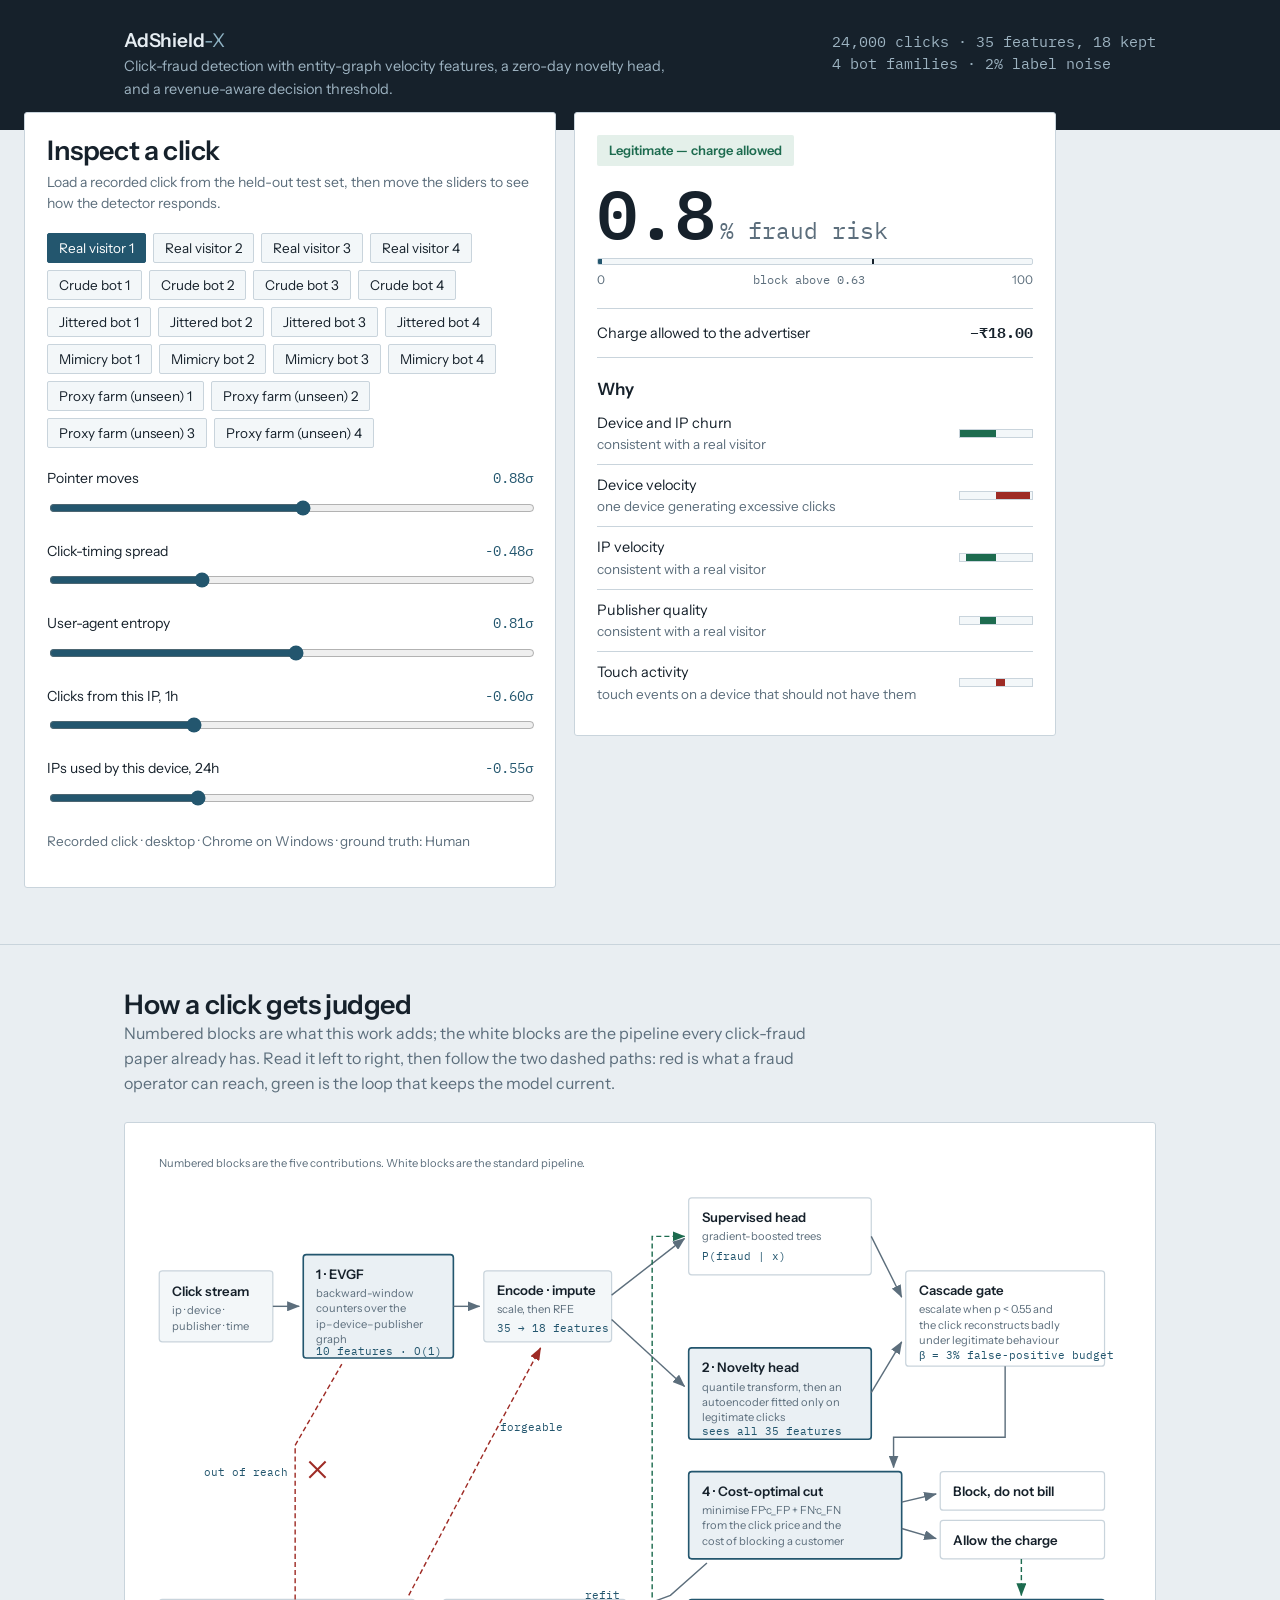
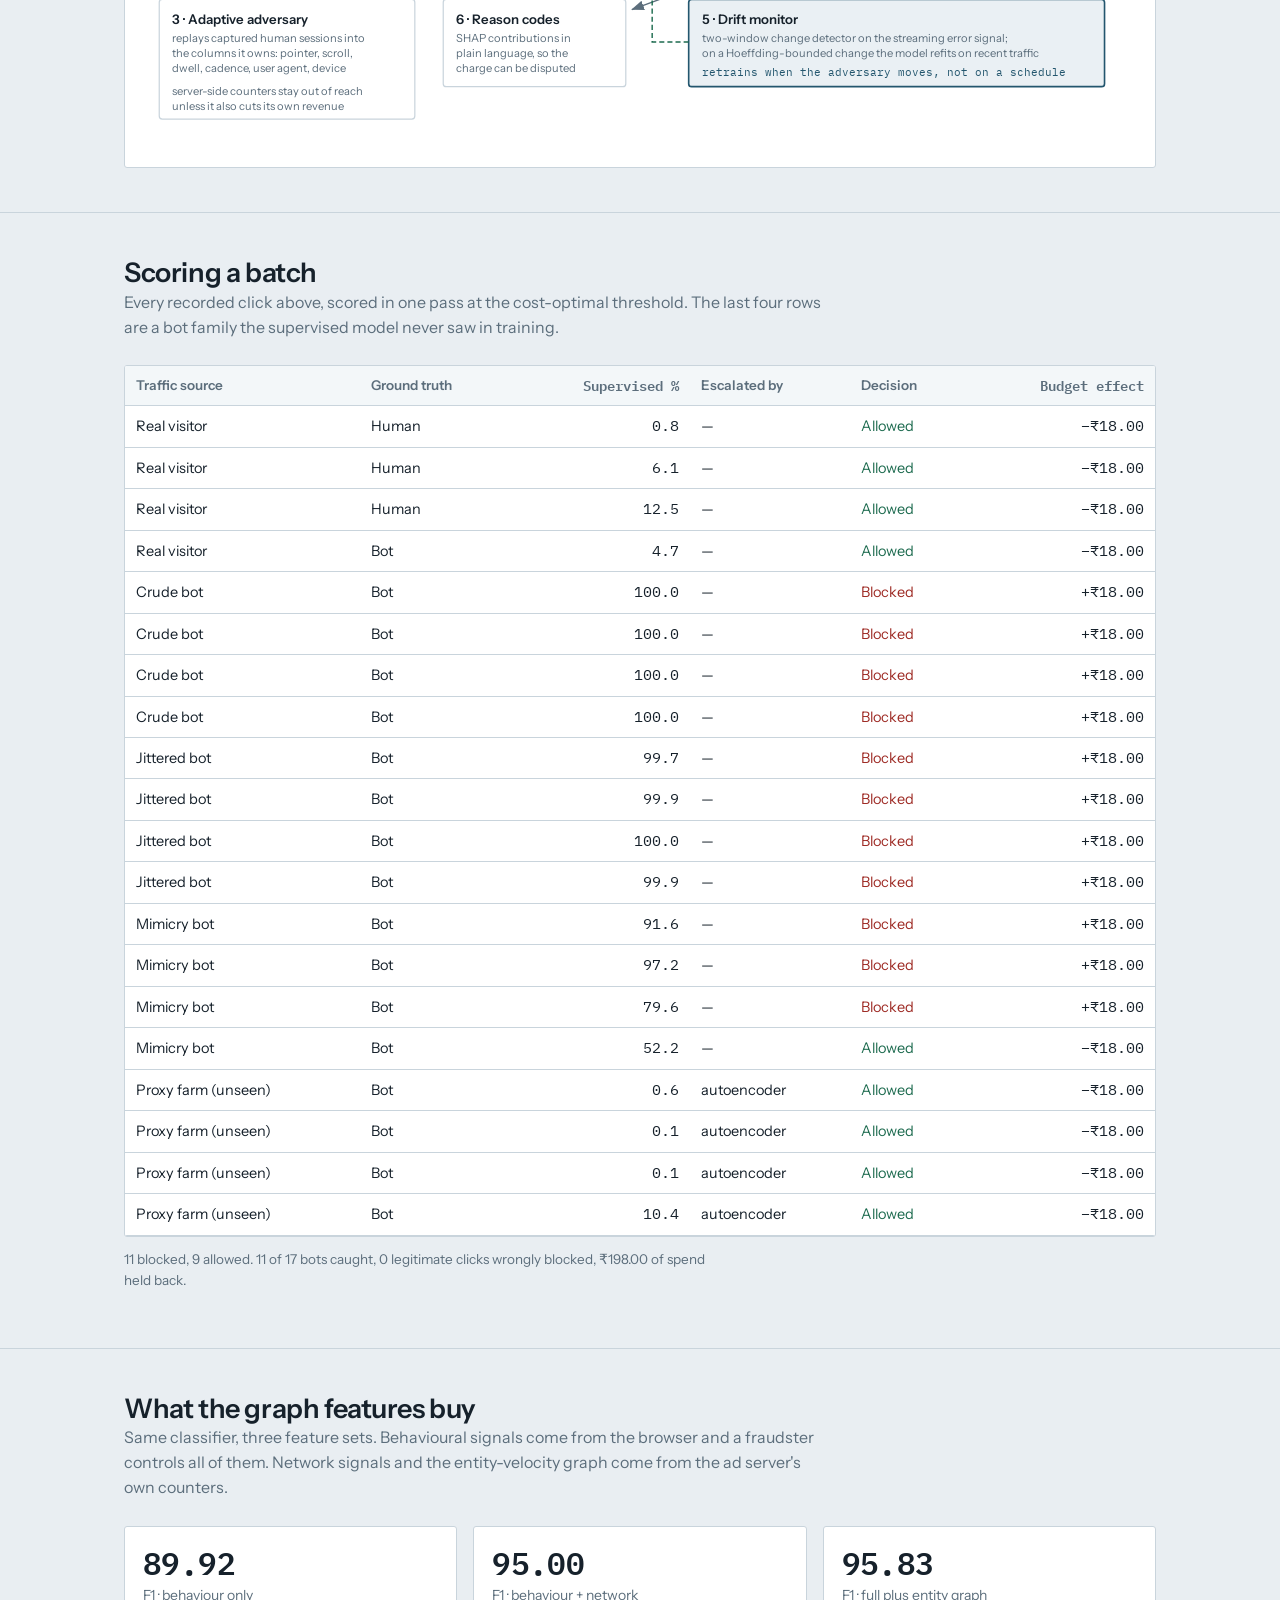
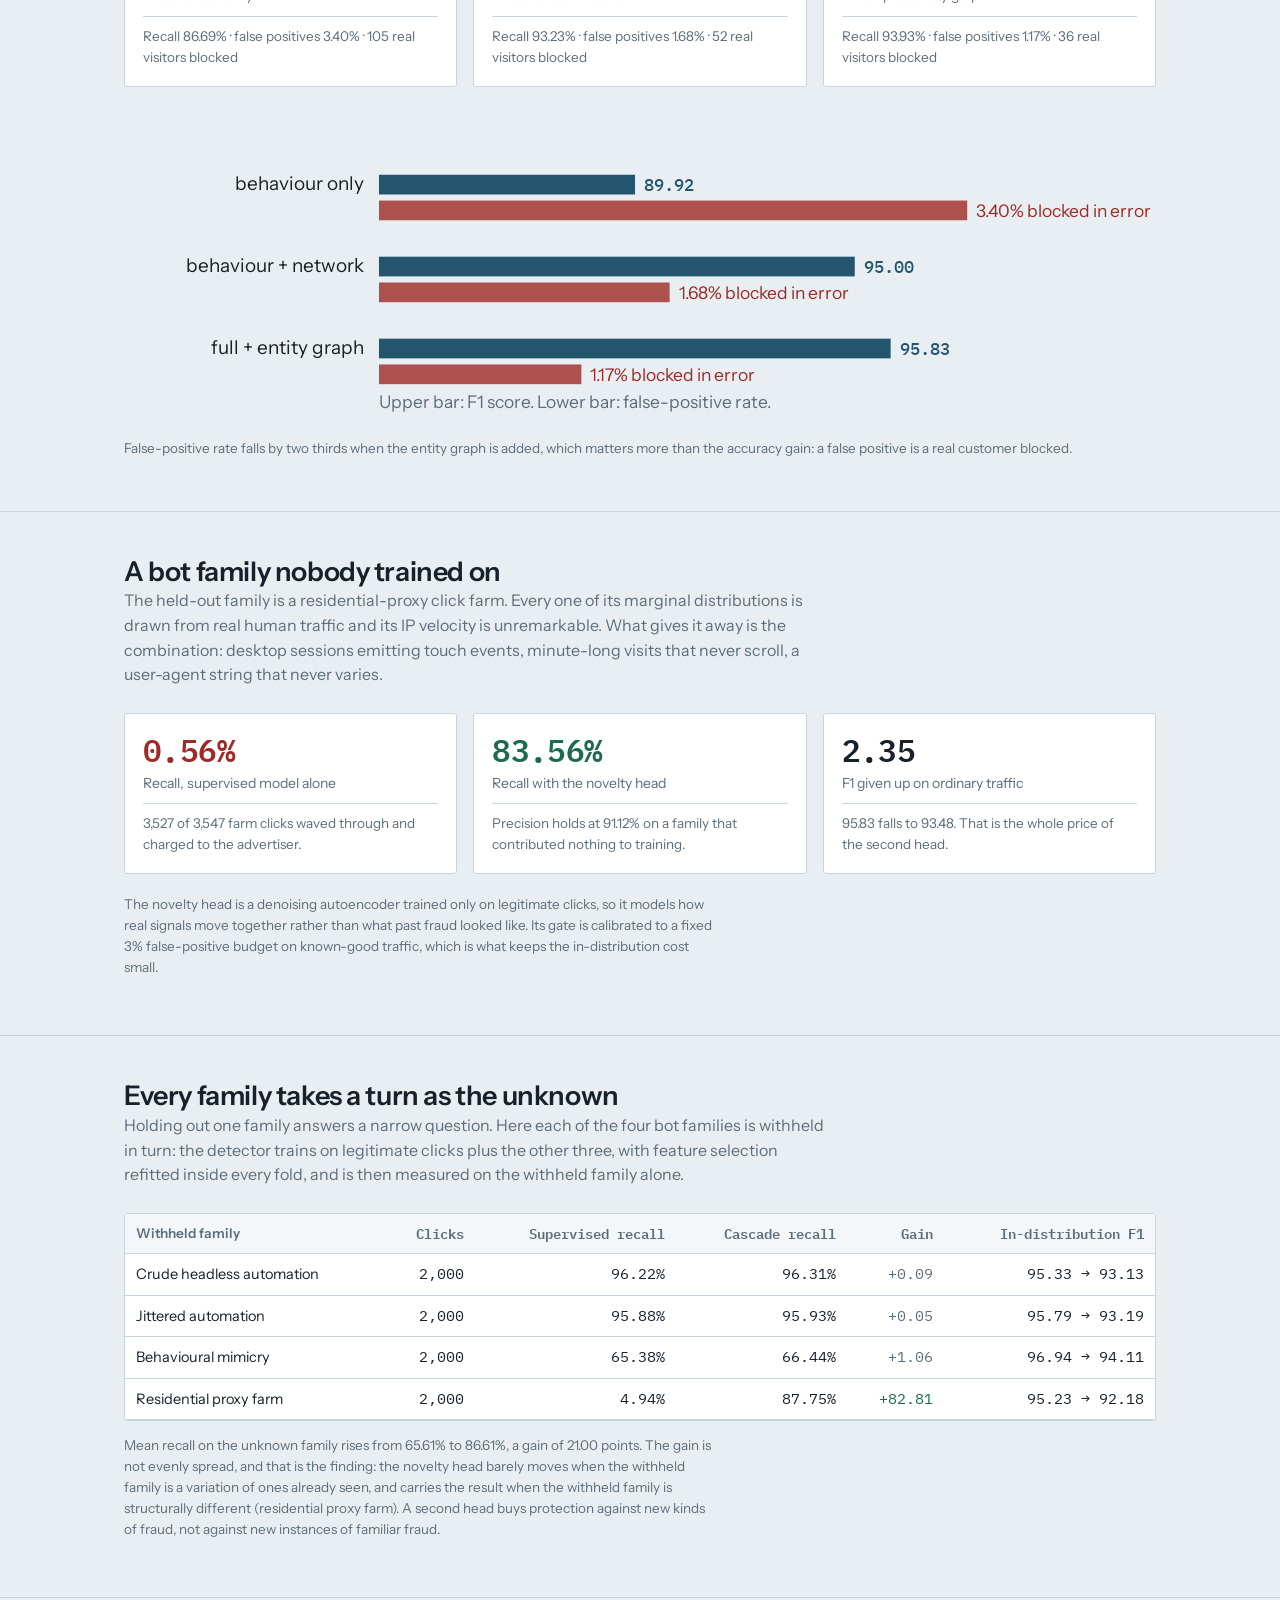
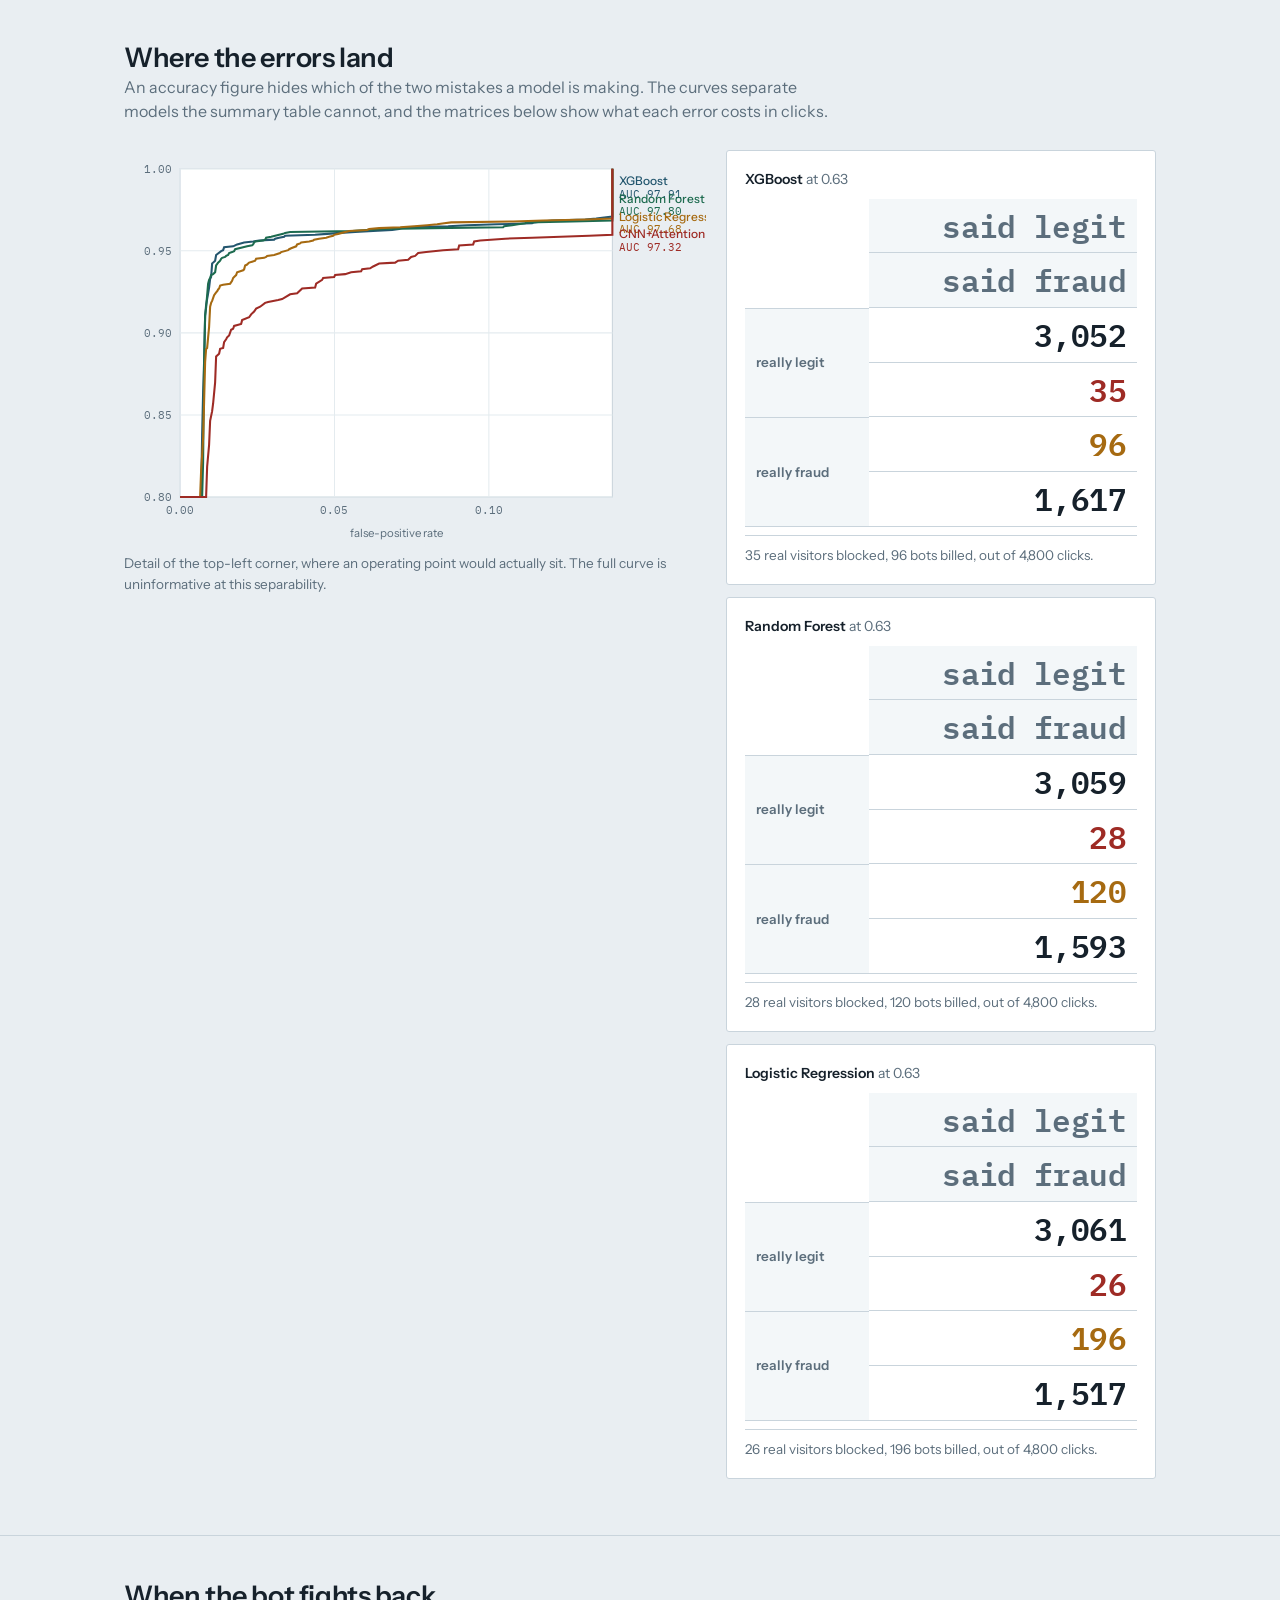
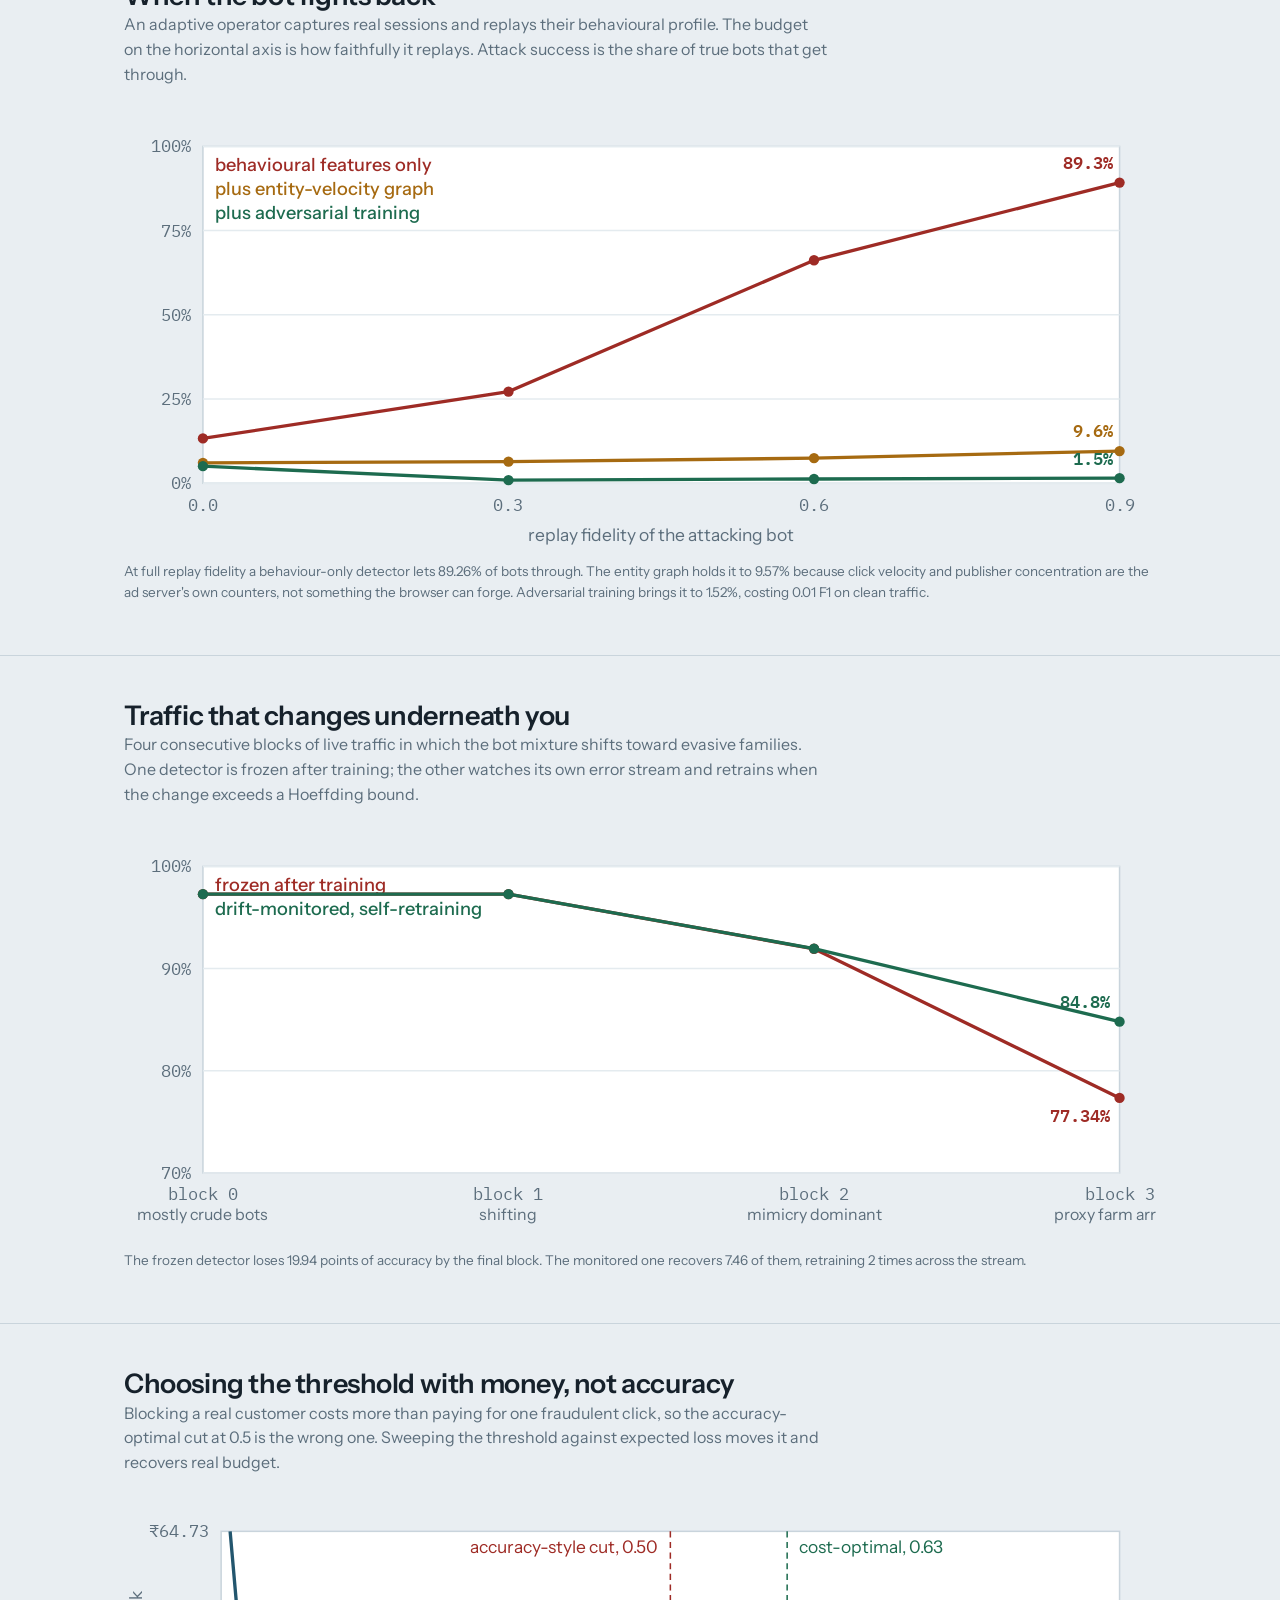
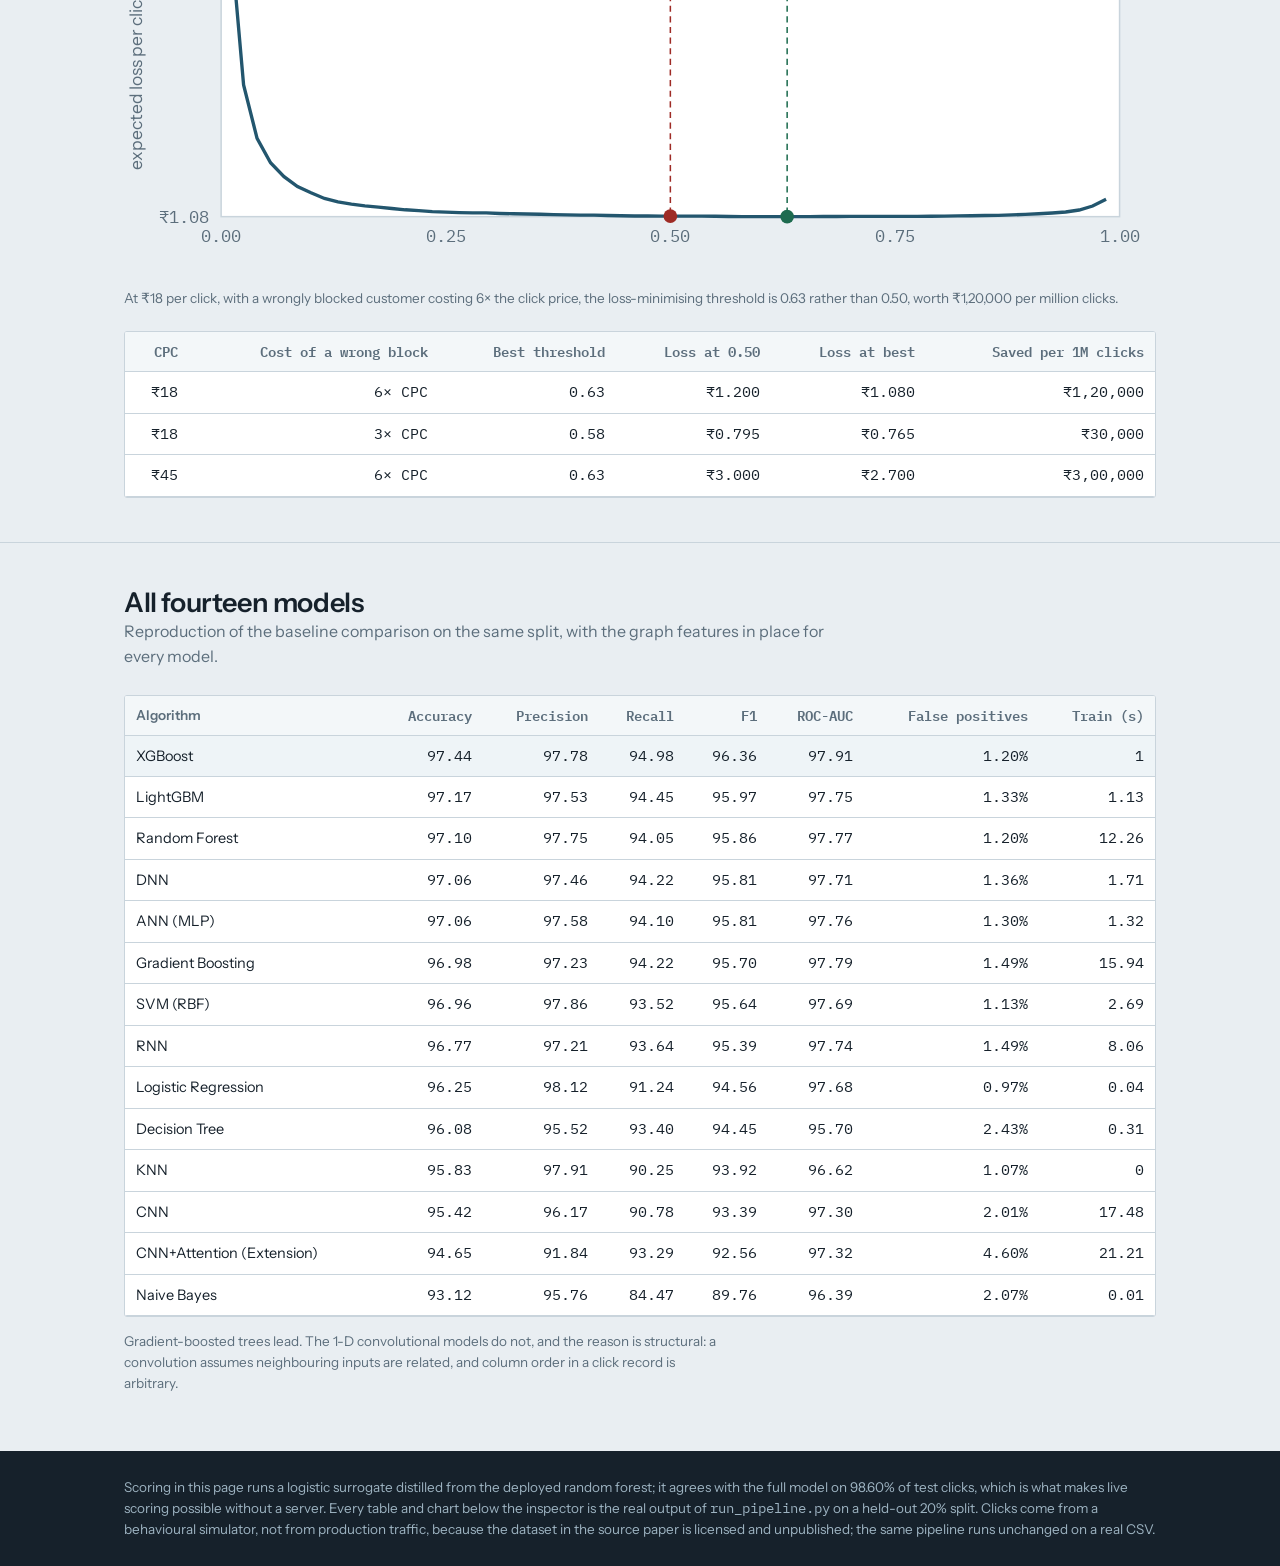
<file: docs/index.html>
<!DOCTYPE html>
<html lang="en">
<head>
<meta charset="utf-8">
<meta name="viewport" content="width=device-width, initial-scale=1">
<title>AdShield-X — click inspector</title>
<link rel="preconnect" href="https://fonts.googleapis.com">
<link rel="preconnect" href="https://fonts.gstatic.com" crossorigin>
<link href="https://fonts.googleapis.com/css2?family=Instrument+Sans:ital,wght@0,400;0,500;0,600;1,400&family=IBM+Plex+Mono:wght@400;500;600&display=swap" rel="stylesheet">
<style>
:root{
  --paper:#E9EEF2; --card:#FFFFFF; --ink:#16212B; --muted:#5C6E7C;
  --rule:#C9D4DC; --soft:#F3F7F9;
  --fraud:#9E2B25; --clean:#1D6B4F; --watch:#A66A11; --accent:#23566E;
  --fraud-bg:#F7E8E7; --clean-bg:#E4F0EA; --watch-bg:#F8EFDF;
}
*{box-sizing:border-box}
html{-webkit-text-size-adjust:100%}
body{
  margin:0; background:var(--paper); color:var(--ink);
  font-family:"Instrument Sans",-apple-system,BlinkMacSystemFont,"Segoe UI",sans-serif;
  font-size:16px; line-height:1.55;
}
.mono{font-family:"IBM Plex Mono",ui-monospace,SFMono-Regular,Menlo,monospace;
  font-variant-numeric:tabular-nums;}
.wrap{max-width:1080px;margin:0 auto;padding:0 24px}
h1,h2,h3{margin:0;font-weight:600;letter-spacing:-.015em}
h1{font-size:clamp(28px,4.4vw,44px);line-height:1.1}
h2{font-size:clamp(21px,2.6vw,27px);line-height:1.2}
h3{font-size:17px}
p{margin:0 0 1em}
a{color:var(--accent)}

/* ---------- masthead ---------- */
header{background:var(--ink);color:#E6EDF2;padding:26px 0 30px}
header .wrap{display:flex;flex-wrap:wrap;gap:18px;align-items:baseline;
  justify-content:space-between}
.brand{font-size:19px;font-weight:600;letter-spacing:-.01em}
.brand span{color:#8FB3C4;font-weight:400}
.sub{color:#9DB3C1;font-size:14.5px;max-width:56ch}

/* ---------- inspector ---------- */
.inspector{margin:-18px 0 0;padding-bottom:56px}
.panel{background:var(--card);border:1px solid var(--rule);border-radius:3px}
.grid{display:grid;grid-template-columns:1.05fr .95fr;gap:18px;align-items:start}
@media(max-width:860px){.grid{grid-template-columns:1fr}}

.controls{padding:22px}
.controls h2{margin-bottom:4px}
.hint{color:var(--muted);font-size:14px;margin-bottom:18px}
.replay{display:flex;flex-wrap:wrap;gap:7px;margin-bottom:20px}
.chip{border:1px solid var(--rule);background:var(--soft);color:var(--ink);
  padding:6px 11px;border-radius:2px;font-size:13.5px;cursor:pointer;
  font-family:inherit;transition:background .12s,border-color .12s}
.chip:hover{background:#E7EEF2}
.chip[aria-pressed="true"]{background:var(--accent);border-color:var(--accent);color:#fff}
.chip:focus-visible{outline:2px solid var(--accent);outline-offset:2px}

.slider{margin-bottom:15px}
.slider label{display:flex;justify-content:space-between;align-items:baseline;
  font-size:14px;gap:12px;margin-bottom:5px}
.slider .val{font-size:13.5px;color:var(--accent)}
input[type=range]{width:100%;accent-color:var(--accent);height:22px}

/* ---------- verdict ---------- */
.verdict{padding:22px;position:sticky;top:16px}
.stamp{display:inline-block;padding:5px 12px;border-radius:2px;font-size:13px;
  font-weight:600;margin-bottom:14px}
.stamp.f{background:var(--fraud-bg);color:var(--fraud)}
.stamp.c{background:var(--clean-bg);color:var(--clean)}
.stamp.w{background:var(--watch-bg);color:var(--watch)}
.score{font-size:clamp(46px,9vw,68px);line-height:.95;font-weight:600;
  letter-spacing:-.03em}
.score small{font-size:.34em;font-weight:400;color:var(--muted);
  letter-spacing:0;margin-left:6px}
.meter{height:7px;background:var(--soft);border:1px solid var(--rule);
  margin:14px 0 6px;position:relative;border-radius:2px;overflow:hidden}
.meter i{display:block;height:100%;background:var(--accent);transition:width .18s}
.meter u{position:absolute;top:-4px;bottom:-4px;width:2px;background:var(--ink)}
.meterkey{display:flex;justify-content:space-between;font-size:12px;
  color:var(--muted);margin-bottom:18px}

.money{border-top:1px solid var(--rule);border-bottom:1px solid var(--rule);
  padding:13px 0;margin-bottom:18px;font-size:14.5px;display:flex;
  justify-content:space-between;gap:12px}
.money b{font-weight:600}

.reasons{list-style:none;margin:0;padding:0}
.reasons li{display:grid;grid-template-columns:1fr auto;gap:10px;
  padding:9px 0;border-bottom:1px solid var(--rule);font-size:14.5px}
.reasons li:last-child{border-bottom:0}
.reasons .why{color:var(--muted);font-size:13.5px;display:block}
.bar{width:74px;height:9px;background:var(--soft);border:1px solid var(--rule);
  align-self:center;position:relative}
.bar i{position:absolute;top:0;bottom:0;left:50%;background:var(--fraud)}
.bar i.neg{background:var(--clean)}

.escalated{background:var(--watch-bg);border:1px solid #E2C48D;padding:11px 13px;
  font-size:13.5px;margin-bottom:16px;border-radius:2px}

/* ---------- evidence ---------- */
section{padding:44px 0;border-top:1px solid var(--rule)}
section .lede{color:var(--muted);max-width:64ch;margin-bottom:26px}
.cards{display:grid;grid-template-columns:repeat(auto-fit,minmax(258px,1fr));gap:16px}
.stat{background:var(--card);border:1px solid var(--rule);padding:18px;border-radius:3px}
.stat .n{font-size:31px;font-weight:600;letter-spacing:-.02em;display:block;
  line-height:1.15}
.stat .k{font-size:14px;color:var(--muted);margin-top:5px}
.stat .d{font-size:13.5px;margin-top:9px;padding-top:9px;
  border-top:1px solid var(--rule);color:var(--muted)}

table{width:100%;border-collapse:collapse;font-size:14.5px;background:var(--card)}
th,td{text-align:left;padding:9px 11px;border-bottom:1px solid var(--rule)}
th{font-weight:600;font-size:13.5px;color:var(--muted);background:var(--soft)}
td.n,th.n{text-align:right;font-family:"IBM Plex Mono",monospace;
  font-variant-numeric:tabular-nums}
tr.best td{background:#EEF4F7}
.scroller{overflow-x:auto;border:1px solid var(--rule);border-radius:3px}
figure{margin:0 0 8px}
figcaption{font-size:13.5px;color:var(--muted);margin-top:8px}
svg{display:block;width:100%;height:auto}
.note{font-size:13.5px;color:var(--muted);max-width:66ch}
footer{background:var(--ink);color:#9DB3C1;padding:26px 0;font-size:13.5px}
footer a{color:#B9D3E0}
@media(prefers-reduced-motion:reduce){*{transition:none!important}}
</style>
</head>
<body>

<header>
  <div class="wrap">
    <div>
      <div class="brand">AdShield<span>-X</span></div>
      <div class="sub">Click-fraud detection with entity-graph velocity features,
        a zero-day novelty head, and a revenue-aware decision threshold.</div>
    </div>
    <div class="sub mono" id="hdrstat"></div>
  </div>
</header>

<div class="wrap inspector">
  <div class="grid">
    <div class="panel controls">
      <h2>Inspect a click</h2>
      <p class="hint">Load a recorded click from the held-out test set, then move
        the sliders to see how the detector responds.</p>
      <div class="replay" id="replay"></div>

      <div id="sliders"></div>
      <p class="note" id="rawline"></p>
    </div>

    <div class="panel verdict">
      <div id="stamp" class="stamp c">Legitimate</div>
      <div class="score mono"><span id="pct">0.0</span><small>% fraud risk</small></div>

      <div class="meter"><i id="fill" style="width:0%"></i><u id="mark"></u></div>
      <div class="meterkey"><span>0</span>
        <span id="thrlabel" class="mono"></span><span>100</span></div>

      <div id="escbox"></div>

      <div class="money">
        <span id="moneylabel">Charge allowed</span>
        <b class="mono" id="moneyval">₹18.00</b>
      </div>

      <h3>Why</h3>
      <ul class="reasons" id="reasons"></ul>
    </div>
  </div>
</div>


<section id="arch">
  <div class="wrap">
    <h2>How a click gets judged</h2>
    <p class="lede">Numbered blocks are what this work adds; the white blocks are
      the pipeline every click-fraud paper already has. Read it left to right,
      then follow the two dashed paths: red is what a fraud operator can reach,
      green is the loop that keeps the model current.</p>
    <div class="panel" style="padding:18px" id="archbox"><svg viewBox="0 0 980 600" xmlns="http://www.w3.org/2000/svg" role="img"
     aria-label="AdShield-X pipeline architecture">
  <defs>
    <marker id="ar" markerWidth="9" markerHeight="7" refX="8.5" refY="3.5" orient="auto">
      <polygon points="0 0, 9 3.5, 0 7" fill="#5C6E7C"/></marker>
    <marker id="arA" markerWidth="9" markerHeight="7" refX="8.5" refY="3.5" orient="auto">
      <polygon points="0 0, 9 3.5, 0 7" fill="#9E2B25"/></marker>
    <marker id="arG" markerWidth="9" markerHeight="7" refX="8.5" refY="3.5" orient="auto">
      <polygon points="0 0, 9 3.5, 0 7" fill="#1D6B4F"/></marker>
    <style>
      .b{fill:#FFFFFF;stroke:#C9D4DC;stroke-width:1.2}
      .bs{fill:#F3F7F9;stroke:#C9D4DC;stroke-width:1.2}
      .bk{fill:#EAF0F4;stroke:#23566E;stroke-width:1.6}
      .t{font-family:'Instrument Sans',Helvetica,Arial,sans-serif;font-size:12.5px;fill:#16212B}
      .tb{font-family:'Instrument Sans',Helvetica,Arial,sans-serif;font-size:13px;
          font-weight:600;fill:#16212B}
      .ts{font-family:'Instrument Sans',Helvetica,Arial,sans-serif;font-size:11px;fill:#5C6E7C}
      .tm{font-family:'IBM Plex Mono',monospace;font-size:10.5px;fill:#23566E}
      .ln{stroke:#5C6E7C;stroke-width:1.4;fill:none;marker-end:url(#ar)}
      .lnA{stroke:#9E2B25;stroke-width:1.4;fill:none;marker-end:url(#arA);stroke-dasharray:5 3}
      .lnG{stroke:#1D6B4F;stroke-width:1.4;fill:none;marker-end:url(#arG);stroke-dasharray:5 3}
    </style>
  </defs>

  <text class="ts" x="16" y="26" font-size="12">Numbered blocks are the five contributions. White blocks are the standard pipeline.</text>

  <!-- ingest -->
  <rect class="bs" x="16" y="128" width="112" height="70" rx="3"/>
  <text class="tb" x="29" y="153">Click stream</text>
  <text class="ts" x="29" y="171">ip · device ·</text>
  <text class="ts" x="29" y="186">publisher · time</text>

  <!-- EVGF -->
  <rect class="bk" x="158" y="112" width="148" height="102" rx="3"/>
  <text class="tb" x="171" y="136">1 · EVGF</text>
  <text class="ts" x="171" y="154">backward-window</text>
  <text class="ts" x="171" y="169">counters over the</text>
  <text class="ts" x="171" y="184">ip–device–publisher</text>
  <text class="ts" x="171" y="199">graph</text>
  <text class="tm" x="171" y="211">10 features · O(1)</text>
  <line class="ln" x1="128" y1="163" x2="154" y2="163"/>

  <!-- preprocess -->
  <rect class="bs" x="336" y="128" width="126" height="70" rx="3"/>
  <text class="tb" x="349" y="152">Encode · impute</text>
  <text class="ts" x="349" y="170">scale, then RFE</text>
  <text class="tm" x="349" y="188">35 → 18 features</text>
  <line class="ln" x1="306" y1="163" x2="332" y2="163"/>

  <line class="ln" x1="462" y1="152" x2="534" y2="96"/>
  <line class="ln" x1="462" y1="176" x2="534" y2="242"/>

  <!-- supervised head -->
  <rect class="b" x="538" y="56" width="180" height="76" rx="3"/>
  <text class="tb" x="551" y="80">Supervised head</text>
  <text class="ts" x="551" y="98">gradient-boosted trees</text>
  <text class="tm" x="551" y="117">P(fraud | x)</text>

  <!-- novelty head -->
  <rect class="bk" x="538" y="204" width="180" height="90" rx="3"/>
  <text class="tb" x="551" y="228">2 · Novelty head</text>
  <text class="ts" x="551" y="246">quantile transform, then an</text>
  <text class="ts" x="551" y="261">autoencoder fitted only on</text>
  <text class="ts" x="551" y="276">legitimate clicks</text>
  <text class="tm" x="551" y="290">sees all 35 features</text>

  <!-- cascade gate -->
  <rect class="b" x="752" y="128" width="196" height="94" rx="3"/>
  <text class="tb" x="765" y="152">Cascade gate</text>
  <text class="ts" x="765" y="170">escalate when p &lt; 0.55 and</text>
  <text class="ts" x="765" y="185">the click reconstructs badly</text>
  <text class="ts" x="765" y="200">under legitimate behaviour</text>
  <text class="tm" x="765" y="215">β = 3% false-positive budget</text>
  <line class="ln" x1="718" y1="94" x2="748" y2="154"/>
  <line class="ln" x1="718" y1="248" x2="748" y2="198"/>

  <!-- cost cut -->
  <rect class="bk" x="538" y="326" width="210" height="86" rx="3"/>
  <text class="tb" x="551" y="350">4 · Cost-optimal cut</text>
  <text class="ts" x="551" y="368">minimise FP·c_FP + FN·c_FN</text>
  <text class="ts" x="551" y="383">from the click price and the</text>
  <text class="ts" x="551" y="398">cost of blocking a customer</text>
  <path class="ln" d="M850 222 L850 292 L740 292 L740 322"/>

  <!-- decisions -->
  <rect class="b" x="786" y="326" width="162" height="38" rx="3" fill="#F7E8E7" stroke="#9E2B25"/>
  <text class="tb" x="799" y="350" fill="#9E2B25">Block, do not bill</text>
  <rect class="b" x="786" y="374" width="162" height="38" rx="3" fill="#E4F0EA" stroke="#1D6B4F"/>
  <text class="tb" x="799" y="398" fill="#1D6B4F">Allow the charge</text>
  <line class="ln" x1="748" y1="356" x2="782" y2="348"/>
  <line class="ln" x1="748" y1="382" x2="782" y2="392"/>

  <!-- reason codes -->
  <rect class="b" x="296" y="452" width="180" height="86" rx="3"/>
  <text class="tb" x="309" y="476">6 · Reason codes</text>
  <text class="ts" x="309" y="494">SHAP contributions in</text>
  <text class="ts" x="309" y="509">plain language, so the</text>
  <text class="ts" x="309" y="524">charge can be disputed</text>
  <path class="ln" d="M556 416 L520 448 L482 462"/>

  <!-- adversary -->
  <rect class="b" x="16" y="452" width="252" height="118" rx="3" stroke="#9E2B25"/>
  <text class="tb" x="29" y="476" fill="#9E2B25">3 · Adaptive adversary</text>
  <text class="ts" x="29" y="494">replays captured human sessions into</text>
  <text class="ts" x="29" y="509">the columns it owns: pointer, scroll,</text>
  <text class="ts" x="29" y="524">dwell, cadence, user agent, device</text>
  <text class="ts" x="29" y="546">server-side counters stay out of reach</text>
  <text class="ts" x="29" y="561">unless it also cuts its own revenue</text>
  <path class="lnA" d="M262 448 L340 300 L392 204"/>
  <text class="tm" x="352" y="286" fill="#9E2B25">forgeable</text>
  <path stroke="#9E2B25" stroke-width="1.4" fill="none" stroke-dasharray="5 3"
        d="M150 452 L150 300 L196 220"/>
  <g stroke="#9E2B25" stroke-width="2">
    <line x1="164" y1="316" x2="180" y2="332"/><line x1="180" y1="316" x2="164" y2="332"/>
  </g>
  <text class="tm" x="60" y="330" fill="#9E2B25">out of reach</text>

  <!-- drift -->
  <rect class="bk" x="538" y="452" width="410" height="86" rx="3"/>
  <text class="tb" x="551" y="476">5 · Drift monitor</text>
  <text class="ts" x="551" y="494">two-window change detector on the streaming error signal;</text>
  <text class="ts" x="551" y="509">on a Hoeffding-bounded change the model refits on recent traffic</text>
  <text class="tm" x="551" y="527">retrains when the adversary moves, not on a schedule</text>
  <path class="lnG" d="M866 412 L866 448"/>
  <path class="lnG" d="M538 494 L502 494 L502 94 L534 94"/>
  <text class="tm" x="470" y="452" fill="#1D6B4F" text-anchor="end">refit</text>
</svg></div>
  </div>
</section>

<section id="ledger">
  <div class="wrap">
    <h2>Scoring a batch</h2>
    <p class="lede">Every recorded click above, scored in one pass at the
      cost-optimal threshold. The last four rows are a bot family the supervised
      model never saw in training.</p>
    <div class="scroller"><table id="ledgertab"></table></div>
    <p class="note" style="margin-top:12px" id="ledgersum"></p>
  </div>
</section>

<section id="ablation">
  <div class="wrap">
    <h2>What the graph features buy</h2>
    <p class="lede">Same classifier, three feature sets. Behavioural signals come
      from the browser and a fraudster controls all of them. Network signals and
      the entity-velocity graph come from the ad server's own counters.</p>
    <div class="cards" id="ablcards"></div>
    <figure style="margin-top:24px"><div id="ablchart"></div>
      <figcaption>False-positive rate falls by two thirds when the entity graph
        is added, which matters more than the accuracy gain: a false positive is
        a real customer blocked.</figcaption></figure>
  </div>
</section>

<section id="zeroday">
  <div class="wrap">
    <h2>A bot family nobody trained on</h2>
    <p class="lede">The held-out family is a residential-proxy click farm. Every
      one of its marginal distributions is drawn from real human traffic and its
      IP velocity is unremarkable. What gives it away is the combination:
      desktop sessions emitting touch events, minute-long visits that never
      scroll, a user-agent string that never varies.</p>
    <div class="cards" id="zdcards"></div>
    <p class="note" style="margin-top:20px">The novelty head is a denoising
      autoencoder trained only on legitimate clicks, so it models how real
      signals move together rather than what past fraud looked like. Its gate is
      calibrated to a fixed 3% false-positive budget on known-good traffic,
      which is what keeps the in-distribution cost small.</p>
  </div>
</section>


<section id="lofo">
  <div class="wrap">
    <h2>Every family takes a turn as the unknown</h2>
    <p class="lede">Holding out one family answers a narrow question. Here each of
      the four bot families is withheld in turn: the detector trains on legitimate
      clicks plus the other three, with feature selection refitted inside every
      fold, and is then measured on the withheld family alone.</p>
    <div class="scroller"><table id="lofotab"></table></div>
    <p class="note" style="margin-top:14px" id="lofonote"></p>
  </div>
</section>

<section id="roc">
  <div class="wrap">
    <h2>Where the errors land</h2>
    <p class="lede">An accuracy figure hides which of the two mistakes a model is
      making. The curves separate models the summary table cannot, and the
      matrices below show what each error costs in clicks.</p>
    <div class="grid" style="grid-template-columns:1.15fr .85fr;gap:20px;align-items:start">
      <figure><div id="rocchart"></div>
        <figcaption>Detail of the top-left corner, where an operating point would
          actually sit. The full curve is uninformative at this separability.</figcaption></figure>
      <div id="cmbox"></div>
    </div>
  </div>
</section>

<section id="adv">
  <div class="wrap">
    <h2>When the bot fights back</h2>
    <p class="lede">An adaptive operator captures real sessions and replays their
      behavioural profile. The budget on the horizontal axis is how faithfully it
      replays. Attack success is the share of true bots that get through.</p>
    <figure><div id="advchart"></div>
      <figcaption id="advcap"></figcaption></figure>
  </div>
</section>

<section id="drift">
  <div class="wrap">
    <h2>Traffic that changes underneath you</h2>
    <p class="lede">Four consecutive blocks of live traffic in which the bot
      mixture shifts toward evasive families. One detector is frozen after
      training; the other watches its own error stream and retrains when the
      change exceeds a Hoeffding bound.</p>
    <figure><div id="driftchart"></div>
      <figcaption id="driftcap"></figcaption></figure>
  </div>
</section>

<section id="cost">
  <div class="wrap">
    <h2>Choosing the threshold with money, not accuracy</h2>
    <p class="lede">Blocking a real customer costs more than paying for one
      fraudulent click, so the accuracy-optimal cut at 0.5 is the wrong one.
      Sweeping the threshold against expected loss moves it and recovers real
      budget.</p>
    <figure><div id="costchart"></div>
      <figcaption id="costcap"></figcaption></figure>
    <div class="scroller" style="margin-top:22px"><table id="costtab"></table></div>
  </div>
</section>

<section id="models">
  <div class="wrap">
    <h2>All fourteen models</h2>
    <p class="lede">Reproduction of the baseline comparison on the same split,
      with the graph features in place for every model.</p>
    <div class="scroller"><table id="modeltab"></table></div>
    <p class="note" style="margin-top:14px">Gradient-boosted trees lead. The
      1-D convolutional models do not, and the reason is structural: a
      convolution assumes neighbouring inputs are related, and column order in a
      click record is arbitrary.</p>
  </div>
</section>

<footer>
  <div class="wrap">
    <div id="foot"></div>
  </div>
</footer>

<script id="payload" type="application/json">{"model":{"features":["session_duration","mouse_move_events","touch_events","avg_click_interval_ms","click_interval_std_ms","time_to_first_click_ms","ua_entropy","ip_clicks_1h","conversion_rate_pub","referrer","ip_click_velocity_1h","ip_unique_pub_24h","dev_click_velocity_1h","dev_unique_ip_24h","pub_click_velocity_1h","pub_unique_ip_ratio_24h","pub_ip_concentration","entity_degree_score"],"mean":[77.56731000682346,37.61085108651566,16.714279637585605,3414.6053253386876,2242.0565835950542,3165.1258797340947,4.015333836863213,7.148333333333333,0.0637545437815809,1.93475,4.246166666666666,2.766625,5.474333333333333,5.1771666666666665,297.4422916666667,0.9020876933339382,0.016712989983966167,2.0422434521100654],"scale":[132.40914406367204,65.54348263610619,20.89006324420543,5967.793208632485,4561.761980863722,6312.276048155494,0.6970515960634492,6.344518412684204,0.05311443328942462,1.5396944840346303,7.036226638302347,3.3547222104631853,10.270297361268995,9.417365801480203,294.23180572990674,0.14190948062905884,0.06202676421118127,1.8665937215891135],"coef":[-0.078115,-0.696726,-0.865817,0.181307,-0.22205,-0.153091,-0.094259,4.476102,-0.852226,-0.440382,-0.118995,-0.170423,-4.73058,4.844116,-0.011423,-0.528582,0.078503,0.947181],"intercept":-0.329228,"threshold":0.63,"surrogate_agreement":0.986,"novelty_cut":1.197146,"samples":[{"family":"human","label":"Human","x":[-0.1044,0.87559,-0.80011,-0.53725,-0.47842,-0.34718,0.80765,-0.49623,1.39739,0.69186,-0.60347,-0.8247,-0.53303,-0.54975,-0.50111,0.54903,-0.15767,-0.72276],"p_rf":0.0173,"raw":{"device_type":"desktop","browser":"Chrome","os":"Windows","session_duration":63.74338930972935,"mouse_move_events":95.0,"touch_events":0.0,"scroll_depth_pct":29.27044748507926,"keystrokes":5.0,"avg_click_interval_ms":208.41611043922717,"click_interval_std_ms":59.60804746590446,"ua_entropy":4.578309327291284,"ip_clicks_1h":4.0,"conversion_rate_pub":0.13797621124179005}},{"family":"human","label":"Human","x":[-0.49401,1.66896,-0.80011,-0.42433,-0.32837,-0.13044,-0.32005,-0.33861,1.75507,-0.6071,-0.03499,0.36765,-0.43566,-0.44356,2.21104,-1.96372,-0.22711,-0.13419],"p_rf":0.0161,"raw":{"device_type":"desktop","browser":"Chrome","os":"iOS","session_duration":12.155268328778194,"mouse_move_events":147.0,"touch_events":0.0,"scroll_depth_pct":8.505996885696849,"keystrokes":4.0,"avg_click_interval_ms":882.2761676607349,"click_interval_std_ms":744.1183880809396,"ua_entropy":3.7922437992259264,"ip_clicks_1h":5.0,"conversion_rate_pub":0.15697428196168214}},{"family":"human","label":"Human","x":[-0.57038,1.34856,-0.80011,-0.52245,-0.46083,-0.22244,0.10705,-0.33861,-0.31932,0.69186,-0.17711,0.06957,-0.14355,-0.125,-0.08987,0.50794,-0.20688,0.31973],"p_rf":0.0597,"raw":{"device_type":"desktop","browser":"Chrome","os":"Windows","session_duration":2.043438317312408,"mouse_move_events":126.0,"touch_events":0.0,"scroll_depth_pct":15.502143839451513,"keystrokes":4.0,"avg_click_interval_ms":296.7097802321589,"click_interval_std_ms":139.84303551579285,"ua_entropy":4.089949851745112,"ip_clicks_1h":5.0,"conversion_rate_pub":0.046794265355127464}},{"family":"human","label":"Bot","x":[0.01468,-0.55857,0.63598,0.11718,-0.19292,-0.33929,0.1448,-0.65385,-0.60944,0.69186,0.10714,0.66574,-0.53303,-0.54975,2.68685,-2.04972,-0.22952,-0.72276],"p_rf":0.558,"raw":{"device_type":"mobile","browser":"Safari","os":"Windows","session_duration":79.5108195672967,"mouse_move_events":1.0,"touch_events":30.0,"scroll_depth_pct":40.77522961350603,"keystrokes":3.0,"avg_click_interval_ms":4113.888053070512,"click_interval_std_ms":1362.0006469956388,"ua_entropy":4.116269014113147,"ip_clicks_1h":3.0,"conversion_rate_pub":0.03138421968418941}},{"family":"crude","label":"Bot","x":[-0.51475,-0.57097,-0.75224,-0.48296,-0.48575,-0.42481,-1.00797,2.97133,-1.00162,-0.6071,2.66533,2.15618,4.72486,4.44103,-0.0083,0.64219,-0.21406,2.72359],"p_rf":0.9563,"raw":{"device_type":"mobile","browser":"Firefox","os":"Android","session_duration":9.409564704109123,"mouse_move_events":0.187616910788478,"touch_events":1.0,"scroll_depth_pct":4.6046801299880675,"keystrokes":1.0,"avg_click_interval_ms":532.3947534033042,"click_interval_std_ms":26.16948616931598,"ua_entropy":3.3127260522597046,"ip_clicks_1h":26.0,"conversion_rate_pub":0.010553905736365507}},{"family":"crude","label":"Bot","x":[-0.5238,-0.52806,-0.80011,-0.48699,-0.48161,-0.44226,-0.62596,3.44418,-1.12041,-1.25658,1.52835,2.45426,2.68012,2.95442,1.32058,-1.59047,-0.21922,2.23206],"p_rf":0.9925,"raw":{"device_type":"desktop","browser":"Chrome","os":"Linux","session_duration":8.21183993363476,"mouse_move_events":3.0,"touch_events":0.0,"scroll_depth_pct":47.93902022462651,"keystrokes":0.0,"avg_click_interval_ms":508.330064073596,"click_interval_std_ms":45.07648159962209,"ua_entropy":3.579005467399009,"ip_clicks_1h":29.0,"conversion_rate_pub":0.0042444396510743845}},{"family":"crude","label":"Bot","x":[-0.54552,-0.57383,-0.80011,-0.52159,-0.47909,-0.48356,-1.77726,1.55278,-1.16332,-1.25658,-0.31923,-0.22852,-0.33829,-0.33737,-0.66085,0.34789,-0.09773,-0.13419],"p_rf":0.9886,"raw":{"device_type":"desktop","browser":"Chrome","os":"Android","session_duration":5.335713397766169,"mouse_move_events":0.0,"touch_events":0.0,"scroll_depth_pct":45.41262667560147,"keystrokes":null,"avg_click_interval_ms":301.88953534087386,"click_interval_std_ms":56.560007457996825,"ua_entropy":2.7764912148629697,"ip_clicks_1h":17.0,"conversion_rate_pub":0.001965247567733889}},{"family":"crude","label":"Bot","x":[-0.47418,-0.54332,-0.80011,-0.43649,-0.46779,-0.44665,-1.21482,1.55278,-1.00885,-0.6071,-0.46135,-0.52661,-0.04618,-0.01881,-0.82738,0.55947,0.04017,-0.05161],"p_rf":0.9949,"raw":{"device_type":"desktop","browser":"HeadlessChrome","os":"macOS","session_duration":14.7815839078432,"mouse_move_events":2.0,"touch_events":0.0,"scroll_depth_pct":16.00460215096012,"keystrokes":1.0,"avg_click_interval_ms":809.7016290697982,"click_interval_std_ms":108.1057431862243,"ua_entropy":3.168544913916127,"ip_clicks_1h":17.0,"conversion_rate_pub":0.010170238677321357}},{"family":"jittered","label":"Bot","x":[-0.34953,-0.55486,-0.75224,-0.4641,-0.47109,-0.12866,-0.22416,0.44947,-0.81636,-1.25658,0.81774,1.85809,1.12223,1.14924,0.19222,-0.8229,-0.1956,1.66359],"p_rf":0.9977,"raw":{"device_type":"mobile","browser":"HeadlessChrome","os":"Windows","session_duration":31.285888722927435,"mouse_move_events":1.2436952705592357,"touch_events":1.0,"scroll_depth_pct":36.16520913650441,"keystrokes":1.0,"avg_click_interval_ms":644.9239729230155,"click_interval_std_ms":93.06540110305967,"ua_entropy":3.8590793168037756,"ip_clicks_1h":10.0,"conversion_rate_pub":0.020394103939884153}},{"family":"jittered","label":"Bot","x":[-0.47707,-0.49755,-0.80011,-0.20014,-0.28231,-0.44484,0.08147,1.23755,-0.16059,-1.25658,-0.46135,-0.52661,0.44066,0.40593,-0.37196,-0.05969,-0.16088,0.23715],"p_rf":0.9943,"raw":{"device_type":"desktop","browser":"Firefox","os":"Linux","session_duration":14.399265925678678,"mouse_move_events":5.0,"touch_events":0.0,"scroll_depth_pct":47.161680993215796,"keystrokes":2.0,"avg_click_interval_ms":2220.2134175418632,"click_interval_std_ms":954.2083306789832,"ua_entropy":4.0721231283795625,"ip_clicks_1h":15.0,"conversion_rate_pub":0.055224805006246123}},{"family":"jittered","label":"Bot","x":[-0.45236,-0.56636,-0.46502,-0.4687,-0.44436,0.5276,-0.52522,1.07993,-0.99862,-0.6071,1.10199,1.85809,0.34329,0.40593,1.72503,-1.83111,-0.22215,1.42411],"p_rf":0.9932,"raw":{"device_type":"mobile","browser":"Other","os":"Android","session_duration":17.670622618259966,"mouse_move_events":0.4897048376956752,"touch_events":7.0,"scroll_depth_pct":26.865758609405432,"keystrokes":4.0,"avg_click_interval_ms":617.5061475084109,"click_interval_std_ms":214.98199502329402,"ua_entropy":3.649231725058688,"ip_clicks_1h":14.0,"conversion_rate_pub":0.01071333458991453}},{"family":"jittered","label":"Bot","x":[-0.48166,-0.43652,-0.80011,-0.36702,-0.35387,-0.45625,-1.37563,1.07993,-0.26821,-1.25658,0.5335,0.96383,-0.24092,-0.23119,-0.15784,-0.03998,-0.18884,0.65138],"p_rf":0.9916,"raw":{"device_type":"smart_tv","browser":"HeadlessChrome","os":"Windows","session_duration":13.791710903023347,"mouse_move_events":9.0,"touch_events":0.0,"scroll_depth_pct":38.96003890555902,"keystrokes":2.0,"avg_click_interval_ms":1224.29645979668,"click_interval_std_ms":627.7748723314613,"ua_entropy":3.0564493230729677,"ip_clicks_1h":14.0,"conversion_rate_pub":0.04950891996669287}},{"family":"mimicry","label":"Bot","x":[0.53459,-0.12132,-0.56076,0.11579,0.21794,0.4358,-1.68809,0.29185,-0.56266,1.34134,-0.46135,-0.52661,-0.24092,-0.23119,2.09548,-1.95449,-0.22603,-0.23187],"p_rf":0.9762,"raw":{"device_type":"tablet","browser":"Chrome","os":"Android","session_duration":148.3525326161175,"mouse_move_events":29.6591216039106,"touch_events":5.0,"scroll_depth_pct":21.144657647434386,"keystrokes":2.0,"avg_click_interval_ms":4105.605570660909,"click_interval_std_ms":3236.255361299486,"ua_entropy":2.838648243446035,"ip_clicks_1h":9.0,"conversion_rate_pub":0.03386927876476121}},{"family":"mimicry","label":"Bot","x":[0.01724,-0.13138,-0.80011,-0.37115,-0.29086,-0.02636,-0.03394,0.60709,-0.93953,-1.25658,-0.60347,-0.8247,-0.53303,-0.54975,-0.42294,0.68996,-0.17626,-0.72276],"p_rf":0.9761,"raw":{"device_type":"desktop","browser":"Safari","os":"Windows","session_duration":79.8502658319322,"mouse_move_events":29.0,"touch_events":0.0,"scroll_depth_pct":40.37577875862186,"keystrokes":5.0,"avg_click_interval_ms":1199.6593823725448,"click_interval_std_ms":915.2081618937275,"ua_entropy":3.9916749938384473,"ip_clicks_1h":11.0,"conversion_rate_pub":0.013851986011970355}},{"family":"mimicry","label":"Bot","x":[-0.54688,0.37211,-0.80011,0.36032,0.23108,-0.27077,-0.38099,-0.33861,-0.81949,0.69186,-0.46135,-0.52661,2.38802,2.42348,2.32659,-1.85031,-0.22936,0.76262],"p_rf":0.963,"raw":{"device_type":"desktop","browser":"Chrome","os":"Linux","session_duration":5.15485327400641,"mouse_move_events":62.0,"touch_events":0.0,"scroll_depth_pct":92.98662848471928,"keystrokes":7.0,"avg_click_interval_ms":5564.910842978122,"click_interval_std_ms":3296.2019279289552,"ua_entropy":3.7497663396968743,"ip_clicks_1h":5.0,"conversion_rate_pub":0.020227969729189645}},{"family":"mimicry","label":"Bot","x":[-0.56532,-0.55596,0.73172,-0.31925,-0.41742,-0.44659,-1.18174,-0.02338,-0.61589,-1.25658,-0.60347,-0.8247,-0.33829,-0.33737,-0.67444,0.12053,-0.08028,-0.72276],"p_rf":0.8711,"raw":{"device_type":"mobile","browser":"Chrome","os":"Android","session_duration":2.7139030490977074,"mouse_move_events":1.17099523821281,"touch_events":32.0,"scroll_depth_pct":56.4455903546099,"keystrokes":4.0,"avg_click_interval_ms":1509.3862561594885,"click_interval_std_ms":337.8801410585629,"ua_entropy":3.19159731523838,"ip_clicks_1h":7.0,"conversion_rate_pub":0.031042109567722406}},{"family":"proxy_farm","label":"Bot","x":[-0.49835,-0.57383,1.4019,0.37288,-0.06895,-0.23515,1.0148,-0.81146,-0.84341,0.69186,-0.60347,-0.8247,-0.53303,-0.54975,-0.96333,0.68996,0.88213,-0.72276],"p_rf":0.0079,"novelty":1.40511,"raw":{"device_type":"mobile","browser":"Chrome","os":"Other","session_duration":11.581068697522753,"mouse_move_events":0.0,"touch_events":46.0,"scroll_depth_pct":1.7969339428541597,"keystrokes":0.0,"avg_click_interval_ms":5639.870232841294,"click_interval_std_ms":1927.5300997556767,"ua_entropy":4.722698534717609,"ip_clicks_1h":2.0,"conversion_rate_pub":0.018957368484587248}},{"family":"proxy_farm","label":"Bot","x":[-0.43353,2.14192,0.82746,-0.03973,-0.12656,-0.46233,0.95002,-0.81146,-1.15765,1.34134,-0.60347,-0.8247,-0.53303,-0.54975,-0.91915,0.68996,0.32767,-0.72276],"p_rf":0.1482,"novelty":2.09268,"raw":{"device_type":"desktop","browser":"Chrome","os":"Android","session_duration":20.163911170906903,"mouse_move_events":178.0,"touch_events":34.0,"scroll_depth_pct":1.5053936000833863,"keystrokes":0.0,"avg_click_interval_ms":3177.5167838994757,"click_interval_std_ms":1664.698290251639,"ua_entropy":4.677549712211962,"ip_clicks_1h":2.0,"conversion_rate_pub":0.0022664259275529818}},{"family":"proxy_farm","label":"Bot","x":[-0.48857,1.34856,2.0242,-0.21977,-0.12408,-0.23355,0.9293,-0.81146,-0.9613,0.04238,-0.60347,-0.8247,-0.53303,-0.54975,-0.87496,0.68996,0.1336,-0.72276],"p_rf":0.1023,"novelty":2.01843,"raw":{"device_type":"desktop","browser":"Safari","os":"iOS","session_duration":12.87617837662922,"mouse_move_events":126.0,"touch_events":59.0,"scroll_depth_pct":1.4168196312539934,"keystrokes":0.0,"avg_click_interval_ms":2103.089480849856,"click_interval_std_ms":1676.030192557858,"ua_entropy":4.6631058248248225,"ip_clicks_1h":2.0,"conversion_rate_pub":0.012695728584687049}},{"family":"proxy_farm","label":"Bot","x":[0.17461,-0.57383,0.82746,0.03528,-0.07307,-0.39379,0.8877,-0.33861,-1.12551,0.04238,-0.60347,-0.8247,-0.53303,-0.54975,-0.94974,0.68996,0.62622,-0.72276],"p_rf":0.0906,"novelty":2.08156,"raw":{"device_type":"mobile","browser":"Safari","os":"Android","session_duration":100.6867245068032,"mouse_move_events":0.0,"touch_events":34.0,"scroll_depth_pct":2.451542851561764,"keystrokes":0.0,"avg_click_interval_ms":3625.16617164782,"click_interval_std_ms":1908.712839536338,"ua_entropy":4.634103611490915,"ip_clicks_1h":5.0,"conversion_rate_pub":0.003973584959422699}}]},"results":{"dataset":{"rows":24000,"raw_columns":31,"source":"behavioural simulator (4 bot families, 2% label noise)","class_counts":{"Human":15437,"Bot":8563},"family_counts":{"human":15600,"jittered":3192,"mimicry":2688,"crude":2520}},"evgf_build_rate_clicks_per_s":1792,"rfe_selected_features":["session_duration","mouse_move_events","touch_events","avg_click_interval_ms","click_interval_std_ms","time_to_first_click_ms","ua_entropy","ip_clicks_1h","conversion_rate_pub","referrer","ip_click_velocity_1h","ip_unique_pub_24h","dev_click_velocity_1h","dev_unique_ip_24h","pub_click_velocity_1h","pub_unique_ip_ratio_24h","pub_ip_concentration","entity_degree_score"],"all_features":["session_duration","pages_viewed","clicks_in_session","time_on_ad","mouse_move_events","touch_events","scroll_depth_pct","keystrokes","avg_click_interval_ms","click_interval_std_ms","time_to_first_click_ms","ua_entropy","hour_of_day","day_of_week","ip_clicks_1h","conversion_rate_pub","js_enabled","cookie_enabled","bounce","browser","os","device_type","country","referrer","ad_position","ip_click_velocity_1h","ip_unique_pub_24h","ip_burstiness","dev_click_velocity_1h","dev_unique_ip_24h","pub_click_velocity_1h","pub_unique_ip_ratio_24h","pub_ip_concentration","triad_repeat_count","entity_degree_score"],"table1_model_comparison":[{"Algorithm":"XGBoost","Accuracy":97.44,"Precision":97.78,"Recall":94.98,"F1-Score":96.36,"ROC-AUC":97.91,"PR-AUC":97.08,"MCC":0.9441,"FPR":1.2,"TP":1627,"FP":37,"FN":86,"TN":3050,"TrainTime_s":1.0,"InferTime_ms_per_1k":4.965},{"Algorithm":"LightGBM","Accuracy":97.17,"Precision":97.53,"Recall":94.45,"F1-Score":95.97,"ROC-AUC":97.75,"PR-AUC":96.94,"MCC":0.9381,"FPR":1.33,"TP":1618,"FP":41,"FN":95,"TN":3046,"TrainTime_s":1.13,"InferTime_ms_per_1k":22.243},{"Algorithm":"Random Forest","Accuracy":97.1,"Precision":97.75,"Recall":94.05,"F1-Score":95.86,"ROC-AUC":97.77,"PR-AUC":96.66,"MCC":0.9368,"FPR":1.2,"TP":1611,"FP":37,"FN":102,"TN":3050,"TrainTime_s":12.26,"InferTime_ms_per_1k":25.757},{"Algorithm":"DNN","Accuracy":97.06,"Precision":97.46,"Recall":94.22,"F1-Score":95.81,"ROC-AUC":97.71,"PR-AUC":96.94,"MCC":0.9358,"FPR":1.36,"TP":1614,"FP":42,"FN":99,"TN":3045,"TrainTime_s":1.71,"InferTime_ms_per_1k":11.651},{"Algorithm":"ANN (MLP)","Accuracy":97.06,"Precision":97.58,"Recall":94.1,"F1-Score":95.81,"ROC-AUC":97.76,"PR-AUC":96.32,"MCC":0.9359,"FPR":1.3,"TP":1612,"FP":40,"FN":101,"TN":3047,"TrainTime_s":1.32,"InferTime_ms_per_1k":0.399},{"Algorithm":"Gradient Boosting","Accuracy":96.98,"Precision":97.23,"Recall":94.22,"F1-Score":95.7,"ROC-AUC":97.79,"PR-AUC":96.94,"MCC":0.934,"FPR":1.49,"TP":1614,"FP":46,"FN":99,"TN":3041,"TrainTime_s":15.94,"InferTime_ms_per_1k":2.678},{"Algorithm":"SVM (RBF)","Accuracy":96.96,"Precision":97.86,"Recall":93.52,"F1-Score":95.64,"ROC-AUC":97.69,"PR-AUC":96.33,"MCC":0.9336,"FPR":1.13,"TP":1602,"FP":35,"FN":111,"TN":3052,"TrainTime_s":2.69,"InferTime_ms_per_1k":57.129},{"Algorithm":"RNN","Accuracy":96.77,"Precision":97.21,"Recall":93.64,"F1-Score":95.39,"ROC-AUC":97.74,"PR-AUC":96.52,"MCC":0.9295,"FPR":1.49,"TP":1604,"FP":46,"FN":109,"TN":3041,"TrainTime_s":8.06,"InferTime_ms_per_1k":13.356},{"Algorithm":"Logistic Regression","Accuracy":96.25,"Precision":98.12,"Recall":91.24,"F1-Score":94.56,"ROC-AUC":97.68,"PR-AUC":96.74,"MCC":0.9184,"FPR":0.97,"TP":1563,"FP":30,"FN":150,"TN":3057,"TrainTime_s":0.04,"InferTime_ms_per_1k":0.1},{"Algorithm":"Decision Tree","Accuracy":96.08,"Precision":95.52,"Recall":93.4,"F1-Score":94.45,"ROC-AUC":95.7,"PR-AUC":93.73,"MCC":0.9144,"FPR":2.43,"TP":1600,"FP":75,"FN":113,"TN":3012,"TrainTime_s":0.31,"InferTime_ms_per_1k":0.17},{"Algorithm":"KNN","Accuracy":95.83,"Precision":97.91,"Recall":90.25,"F1-Score":93.92,"ROC-AUC":96.62,"PR-AUC":94.83,"MCC":0.9094,"FPR":1.07,"TP":1546,"FP":33,"FN":167,"TN":3054,"TrainTime_s":0.0,"InferTime_ms_per_1k":65.165},{"Algorithm":"CNN","Accuracy":95.42,"Precision":96.17,"Recall":90.78,"F1-Score":93.39,"ROC-AUC":97.3,"PR-AUC":96.02,"MCC":0.8998,"FPR":2.01,"TP":1555,"FP":62,"FN":158,"TN":3025,"TrainTime_s":17.48,"InferTime_ms_per_1k":87.688},{"Algorithm":"CNN+Attention (Extension)","Accuracy":94.65,"Precision":91.84,"Recall":93.29,"F1-Score":92.56,"ROC-AUC":97.32,"PR-AUC":96.42,"MCC":0.8838,"FPR":4.6,"TP":1598,"FP":142,"FN":115,"TN":2945,"TrainTime_s":21.21,"InferTime_ms_per_1k":17.6},{"Algorithm":"Naive Bayes","Accuracy":93.12,"Precision":95.76,"Recall":84.47,"F1-Score":89.76,"ROC-AUC":96.39,"PR-AUC":95.19,"MCC":0.85,"FPR":2.07,"TP":1447,"FP":64,"FN":266,"TN":3023,"TrainTime_s":0.01,"InferTime_ms_per_1k":0.363}],"table2_evgf_ablation":[{"Algorithm":"Random Forest (full (+EVGF))","Accuracy":97.08,"Precision":97.81,"Recall":93.93,"F1-Score":95.83,"ROC-AUC":97.8,"PR-AUC":96.68,"MCC":0.9363,"FPR":1.17,"TP":1609,"FP":36,"FN":104,"TN":3051,"TrainTime_s":null,"InferTime_ms_per_1k":30.029},{"Algorithm":"Random Forest (behaviour + network)","Accuracy":96.5,"Precision":96.85,"Recall":93.23,"F1-Score":95.0,"ROC-AUC":97.86,"PR-AUC":97.2,"MCC":0.9235,"FPR":1.68,"TP":1597,"FP":52,"FN":116,"TN":3035,"TrainTime_s":null,"InferTime_ms_per_1k":32.726},{"Algorithm":"Random Forest (behaviour only)","Accuracy":93.06,"Precision":93.4,"Recall":86.69,"F1-Score":89.92,"ROC-AUC":96.75,"PR-AUC":95.27,"MCC":0.8478,"FPR":3.4,"TP":1485,"FP":105,"FN":228,"TN":2982,"TrainTime_s":null,"InferTime_ms_per_1k":40.375}],"table3_zero_day":[{"Algorithm":"Supervised only - in-distribution","Accuracy":97.08,"Precision":97.81,"Recall":93.93,"F1-Score":95.83,"ROC-AUC":97.8,"PR-AUC":96.68,"MCC":0.9363,"FPR":1.17,"TP":1609,"FP":36,"FN":104,"TN":3051,"TrainTime_s":null,"InferTime_ms_per_1k":32.064},{"Algorithm":"AdShield-X cascade - in-distribution","Accuracy":95.31,"Precision":92.86,"Recall":94.1,"F1-Score":93.48,"ROC-AUC":97.69,"PR-AUC":96.47,"MCC":0.8982,"FPR":4.02,"TP":1612,"FP":124,"FN":101,"TN":2963,"TrainTime_s":null,"InferTime_ms_per_1k":39.272},{"Algorithm":"AdShield-X cascade - ZERO-DAY family","Accuracy":91.28,"Precision":91.12,"Recall":83.56,"F1-Score":87.18,"ROC-AUC":92.15,"PR-AUC":89.01,"MCC":0.8076,"FPR":4.48,"TP":2964,"FP":289,"FN":583,"TN":6164,"TrainTime_s":null,"InferTime_ms_per_1k":32.037},{"Algorithm":"Supervised only - ZERO-DAY family","Accuracy":64.53,"Precision":50.0,"Recall":0.56,"F1-Score":1.12,"ROC-AUC":72.36,"PR-AUC":59.58,"MCC":0.0192,"FPR":0.31,"TP":20,"FP":20,"FN":3527,"TN":6433,"TrainTime_s":null,"InferTime_ms_per_1k":24.008}],"cascade_config":{"human_fp_budget":0.03,"supervised_gate_high":0.55},"table4_adversarial":[{"attack_budget":0.0,"ASR_behaviour_only_%":13.31,"ASR_plus_EVGF_%":6.07,"ASR_plus_EVGF_advtrain_%":5.08},{"attack_budget":0.3,"ASR_behaviour_only_%":27.2,"ASR_plus_EVGF_%":6.42,"ASR_plus_EVGF_advtrain_%":0.93},{"attack_budget":0.6,"ASR_behaviour_only_%":66.2,"ASR_plus_EVGF_%":7.47,"ASR_plus_EVGF_advtrain_%":1.28},{"attack_budget":0.9,"ASR_behaviour_only_%":89.26,"ASR_plus_EVGF_%":9.57,"ASR_plus_EVGF_advtrain_%":1.52}],"adversarial_clean_cost":{"clean_F1_plus_EVGF":95.83,"clean_F1_plus_EVGF_advtrain":95.82,"clean_FPR_plus_EVGF":1.17,"clean_FPR_plus_EVGF_advtrain":1.78},"table5_cost":[{"optimal_threshold":0.63,"cost_per_click_at_0.5":1.2,"cost_per_click_at_opt":1.08,"saving_per_million_clicks_INR":120000.0,"CPC_INR":18.0,"false_block_multiplier":6.0},{"optimal_threshold":0.58,"cost_per_click_at_0.5":0.795,"cost_per_click_at_opt":0.765,"saving_per_million_clicks_INR":30000.0,"CPC_INR":18.0,"false_block_multiplier":3.0},{"optimal_threshold":0.63,"cost_per_click_at_0.5":3.0,"cost_per_click_at_opt":2.7,"saving_per_million_clicks_INR":300000.0,"CPC_INR":45.0,"false_block_multiplier":6.0}],"cost_curves":{"cpc18.0_m6.0":{"t":[0.01,0.025,0.04,0.055,0.06999999999999999,0.08499999999999999,0.09999999999999999,0.11499999999999999,0.13,0.14500000000000002,0.16,0.17500000000000002,0.19,0.20500000000000002,0.22,0.23500000000000001,0.25,0.265,0.28,0.29500000000000004,0.31,0.325,0.34,0.35500000000000004,0.37,0.385,0.4,0.41500000000000004,0.43,0.445,0.46,0.47500000000000003,0.49,0.505,0.52,0.535,0.55,0.5650000000000001,0.5800000000000001,0.595,0.61,0.625,0.64,0.655,0.67,0.685,0.7000000000000001,0.715,0.73,0.745,0.76,0.775,0.79,0.805,0.8200000000000001,0.8350000000000001,0.85,0.865,0.88,0.895,0.91,0.925,0.9400000000000001,0.9550000000000001,0.97,0.985],"cost":[64.72875,30.4725,18.54375,13.12125,10.01625,7.78125,6.42,5.14125,4.36125,3.87,3.4875,3.2175,2.9025,2.6175,2.445,2.20875,2.085,1.995,1.92,1.92375,1.7925,1.725,1.6875,1.62,1.54125,1.5,1.4175,1.42125,1.33875,1.29375,1.24125,1.22625,1.21125,1.20375,1.2075,1.1925,1.1775,1.12125,1.1025,1.10625,1.09125,1.1025,1.08375,1.09875,1.1175,1.12875,1.13625,1.155,1.1325,1.15875,1.14375,1.15875,1.185,1.21125,1.24875,1.2975,1.335,1.38375,1.48875,1.58625,1.725,1.905,2.13,2.5725,3.4575,4.94625]}},"table6_drift":[{"block":0,"accuracy_static_%":97.28,"accuracy_adaptive_%":97.28},{"block":1,"accuracy_static_%":97.28,"accuracy_adaptive_%":97.28},{"block":2,"accuracy_static_%":91.94,"accuracy_adaptive_%":91.96},{"block":3,"accuracy_static_%":77.34,"accuracy_adaptive_%":84.8}],"drift_retrain_points":[10500,15500],"table7_latency":{"RandomForest (+EVGF)":[{"batch_size":1,"batch_latency_ms":14.673,"per_click_us":14672.91,"throughput_clicks_per_s":68},{"batch_size":32,"batch_latency_ms":16.531,"per_click_us":516.6,"throughput_clicks_per_s":1935},{"batch_size":256,"batch_latency_ms":25.817,"per_click_us":100.85,"throughput_clicks_per_s":9915},{"batch_size":1024,"batch_latency_ms":53.581,"per_click_us":52.32,"throughput_clicks_per_s":19111}],"CNN+Attention":[{"batch_size":1,"batch_latency_ms":0.193,"per_click_us":192.66,"throughput_clicks_per_s":5190},{"batch_size":32,"batch_latency_ms":0.736,"per_click_us":23.01,"throughput_clicks_per_s":43464},{"batch_size":256,"batch_latency_ms":27.673,"per_click_us":108.1,"throughput_clicks_per_s":9250},{"batch_size":1024,"batch_latency_ms":76.44,"per_click_us":74.65,"throughput_clicks_per_s":13396}]},"table8_lofo":[{"family":"crude","family_label":"Crude headless automation","held_out_clicks":2000,"supervised_recall":96.22,"cascade_recall":96.31,"supervised_precision":97.93,"cascade_precision":90.27,"supervised_f1":97.06,"cascade_f1":93.2,"in_dist_f1_supervised":95.33,"in_dist_f1_cascade":93.13,"in_dist_fpr_supervised":1.39,"in_dist_fpr_cascade":3.83},{"family":"jittered","family_label":"Jittered automation","held_out_clicks":2000,"supervised_recall":95.88,"cascade_recall":95.93,"supervised_precision":97.97,"cascade_precision":90.04,"supervised_f1":96.91,"cascade_f1":92.89,"in_dist_f1_supervised":95.79,"in_dist_f1_cascade":93.19,"in_dist_fpr_supervised":1.72,"in_dist_fpr_cascade":4.71},{"family":"mimicry","family_label":"Behavioural mimicry","held_out_clicks":2000,"supervised_recall":65.38,"cascade_recall":66.44,"supervised_precision":98.11,"cascade_precision":86.73,"supervised_f1":78.47,"cascade_f1":75.24,"in_dist_f1_supervised":96.94,"in_dist_f1_cascade":94.11,"in_dist_fpr_supervised":1.01,"in_dist_fpr_cascade":4.16},{"family":"proxy_farm","family_label":"Residential proxy farm","held_out_clicks":2000,"supervised_recall":4.94,"cascade_recall":87.75,"supervised_precision":94.44,"cascade_precision":88.56,"supervised_f1":9.39,"cascade_f1":88.15,"in_dist_f1_supervised":95.23,"in_dist_f1_cascade":92.18,"in_dist_fpr_supervised":1.22,"in_dist_fpr_cascade":4.88}],"roc":{"XGBoost":{"fpr":[0.0,0.0,0.0,0.00032,0.00032,0.00065,0.00097,0.0013,0.00162,0.00162,0.00194,0.00227,0.00259,0.00259,0.00292,0.00324,0.00324,0.00356,0.00356,0.00389,0.00421,0.00454,0.00486,0.00518,0.00551,0.00583,0.00615,0.00648,0.0068,0.00713,0.00745,0.00777,0.0081,0.00842,0.00875,0.00939,0.00972,0.01004,0.01037,0.01069,0.01101,0.01134,0.01166,0.01328,0.01393,0.01425,0.01717,0.01782,0.01846,0.02073,0.02365,0.02559,0.03045,0.03077,0.03207,0.03369,0.03401,0.04373,0.04762,0.05183,0.05669,0.06252,0.06868,0.07094,0.07159,0.07353,0.08682,0.09297,0.10269,0.11403,0.11467,0.11727,0.12051,0.1312,0.13476,0.13735,0.14674,0.161,0.16229,0.16489,0.20408,0.21607,0.25591,0.26498,0.29122,0.31811,0.36605,0.36994,0.38387,0.40201,0.41237,0.41723,0.42112,0.42857,0.43699,0.43991,0.44477,0.44963,0.4587,0.48591,0.51668,0.52446,0.59281,0.60803,0.63784,0.65986,0.67768,0.68319,0.6942,0.70619,0.73631,0.77583,0.77648,0.82604,0.82961,0.84613,0.84645,0.88597,0.89245,0.95303,0.98121,0.98413,0.99158,1.0,1.0],"tpr":[0.0,0.03386,0.04495,0.07881,0.09982,0.10333,0.13368,0.16813,0.21891,0.26562,0.2662,0.26737,0.27087,0.27612,0.30765,0.31699,0.33508,0.37245,0.38471,0.40397,0.44542,0.51372,0.53707,0.58144,0.58727,0.61413,0.68535,0.71278,0.74664,0.83771,0.86398,0.88266,0.9101,0.9171,0.92061,0.92761,0.93287,0.93403,0.94221,0.94279,0.94337,0.94396,0.94746,0.9498,0.95038,0.95213,0.95271,0.9533,0.95388,0.95505,0.95563,0.95622,0.9568,0.95738,0.95797,0.95855,0.95914,0.95972,0.9603,0.96089,0.96147,0.96205,0.96264,0.96322,0.96381,0.96439,0.96497,0.96556,0.96614,0.96673,0.96731,0.96789,0.96848,0.96906,0.96964,0.97023,0.97081,0.9714,0.97198,0.97256,0.97315,0.97373,0.9749,0.97607,0.97665,0.97723,0.97782,0.9784,0.97898,0.97957,0.98015,0.98074,0.98132,0.9819,0.98249,0.98307,0.98365,0.98424,0.98482,0.98541,0.98599,0.98657,0.98716,0.98774,0.98832,0.98891,0.98949,0.99008,0.99066,0.99183,0.99241,0.99299,0.99358,0.99416,0.99475,0.99533,0.99591,0.9965,0.99708,0.99766,0.99825,0.99883,0.99942,1.0,1.0],"auc":97.91},"Random Forest":{"fpr":[0.0,0.0,0.00032,0.00065,0.00097,0.0013,0.00162,0.00194,0.00227,0.00259,0.00292,0.00324,0.00356,0.00389,0.00421,0.00454,0.00518,0.00551,0.00583,0.00615,0.00648,0.0068,0.00713,0.00745,0.00777,0.0081,0.00842,0.00907,0.00939,0.00972,0.01004,0.01069,0.01134,0.01166,0.01231,0.01263,0.01296,0.01328,0.01361,0.01458,0.0149,0.01555,0.01587,0.01684,0.01749,0.01782,0.02041,0.0217,0.02332,0.02365,0.02397,0.0243,0.02689,0.02753,0.02786,0.02948,0.03077,0.03207,0.03337,0.03401,0.03563,0.05572,0.06025,0.06608,0.08163,0.10463,0.10496,0.10755,0.10949,0.11176,0.11208,0.12698,0.14707,0.1516,0.15679,0.16715,0.16942,0.17946,0.19955,0.20311,0.21283,0.2287,0.23,0.26628,0.3139,0.32232,0.33333,0.33625,0.34338,0.35439,0.40363,0.4059,0.40654,0.43375,0.43829,0.45578,0.46388,0.47587,0.48785,0.49725,0.52154,0.53612,0.53741,0.58665,0.59119,0.59248,0.62164,0.63039,0.65274,0.6806,0.71299,0.71914,0.72238,0.74214,0.77033,0.77162,0.77648,0.80143,0.8079,0.82604,0.8931,0.95335,0.96339,0.96696,0.97538,0.99546,1.0],"tpr":[0.0,0.00584,0.08581,0.12376,0.12843,0.15295,0.16579,0.19907,0.2014,0.22767,0.25978,0.28897,0.28955,0.39521,0.41097,0.45359,0.46118,0.53182,0.5756,0.67601,0.71687,0.77583,0.78634,0.82137,0.88149,0.91068,0.91535,0.92995,0.93228,0.93345,0.9352,0.93579,0.93695,0.94104,0.94279,0.94337,0.94396,0.94513,0.94571,0.94629,0.94688,0.94746,0.94863,0.94921,0.9498,0.95096,0.95213,0.95271,0.9533,0.95388,0.95505,0.95563,0.95622,0.9568,0.95797,0.95855,0.95914,0.95972,0.9603,0.96089,0.96147,0.96205,0.96264,0.96322,0.96381,0.96439,0.96497,0.96556,0.96614,0.96673,0.96731,0.96789,0.96848,0.96906,0.96964,0.97023,0.97081,0.9714,0.97198,0.97256,0.97315,0.97431,0.9749,0.97548,0.97607,0.97665,0.97723,0.97782,0.9784,0.97898,0.97957,0.98015,0.98074,0.98132,0.9819,0.98249,0.98307,0.98365,0.98424,0.98482,0.98541,0.98599,0.98657,0.98716,0.98774,0.98832,0.98891,0.98949,0.99008,0.99066,0.99124,0.99183,0.99241,0.99299,0.99358,0.99416,0.99475,0.99533,0.99591,0.9965,0.99708,0.99766,0.99825,0.99883,0.99942,1.0,1.0],"auc":97.8},"Logistic Regression":{"fpr":[0.0,0.0,0.00032,0.00065,0.00097,0.0013,0.00162,0.00227,0.00259,0.00292,0.00324,0.00356,0.00389,0.00421,0.00454,0.00486,0.00518,0.00551,0.00583,0.00615,0.00648,0.0068,0.00713,0.00745,0.00777,0.0081,0.00842,0.00875,0.00907,0.00939,0.00972,0.01004,0.01037,0.01101,0.01166,0.01199,0.01231,0.01263,0.01296,0.01393,0.0162,0.01684,0.01717,0.01749,0.01782,0.01814,0.01846,0.02041,0.02073,0.02106,0.0217,0.02203,0.02235,0.02332,0.0243,0.02462,0.02721,0.02786,0.02818,0.03045,0.03239,0.03272,0.03499,0.03531,0.03596,0.03758,0.0379,0.03887,0.0392,0.04179,0.04308,0.04341,0.04503,0.0473,0.04827,0.04956,0.04989,0.05118,0.05475,0.06058,0.06122,0.06446,0.07127,0.0758,0.08001,0.08325,0.08552,0.08779,0.10787,0.11759,0.13184,0.17331,0.17849,0.18659,0.20343,0.21704,0.23777,0.23907,0.23939,0.24555,0.24943,0.25332,0.29057,0.32005,0.37901,0.39909,0.41399,0.41594,0.44412,0.45935,0.45999,0.46971,0.47328,0.48137,0.49368,0.5047,0.51506,0.54487,0.55005,0.55167,0.6184,0.66537,0.67477,0.68902,0.69355,0.72076,0.72206,0.74409,0.74506,0.75445,0.76547,0.77292,0.77519,0.78555,0.83803,0.84451,0.85649,0.87496,0.91189,0.9242,0.95789,0.9783,0.98575,0.98639,1.0],"tpr":[0.0,0.01459,0.07881,0.15762,0.19323,0.20257,0.20724,0.21775,0.25277,0.3275,0.3345,0.35143,0.41565,0.42207,0.45534,0.48161,0.49445,0.55867,0.55984,0.61938,0.75715,0.81611,0.82545,0.83596,0.85814,0.88208,0.89025,0.89083,0.89726,0.90368,0.91594,0.91827,0.91944,0.92294,0.92469,0.92528,0.92644,0.92703,0.92878,0.92936,0.92995,0.9317,0.93345,0.93403,0.93462,0.9352,0.93695,0.93812,0.9387,0.94104,0.94162,0.94221,0.94279,0.94337,0.94396,0.94513,0.94571,0.94629,0.94688,0.94746,0.94863,0.94921,0.95038,0.95096,0.95155,0.95271,0.95388,0.95447,0.95505,0.95563,0.95622,0.9568,0.95738,0.95797,0.95855,0.95914,0.95972,0.9603,0.96205,0.96264,0.96322,0.96381,0.96439,0.96497,0.96556,0.96614,0.96673,0.96731,0.96789,0.96848,0.96906,0.96964,0.97023,0.97081,0.9714,0.97198,0.97256,0.97315,0.97373,0.97431,0.9749,0.97548,0.97607,0.97665,0.97723,0.97782,0.9784,0.97898,0.97957,0.98015,0.98074,0.98132,0.9819,0.98249,0.98307,0.98365,0.98424,0.98482,0.98541,0.98599,0.98657,0.98716,0.98774,0.98832,0.98891,0.98949,0.99008,0.99066,0.99124,0.99183,0.99241,0.99299,0.99358,0.99416,0.99475,0.99533,0.99591,0.9965,0.99708,0.99766,0.99825,0.99883,0.99942,1.0,1.0],"auc":97.68},"CNN+Attention":{"fpr":[0.0,0.0,0.00032,0.00097,0.0013,0.00194,0.00227,0.00292,0.00324,0.00356,0.00389,0.00454,0.00486,0.00551,0.00583,0.00648,0.0068,0.00745,0.00777,0.00842,0.00875,0.00939,0.00972,0.01037,0.01069,0.01134,0.01166,0.01263,0.01296,0.01393,0.01425,0.0149,0.01523,0.01587,0.01652,0.01717,0.01749,0.01976,0.02008,0.02235,0.023,0.02397,0.02462,0.02592,0.02753,0.02851,0.03175,0.03304,0.03563,0.0379,0.03952,0.04373,0.04406,0.046,0.04632,0.04989,0.05021,0.05345,0.05539,0.05863,0.05896,0.06155,0.06252,0.06317,0.06446,0.06965,0.07062,0.07386,0.07483,0.07613,0.0771,0.07969,0.0852,0.09006,0.09038,0.09491,0.09524,0.09718,0.10528,0.11403,0.13249,0.14189,0.14415,0.15614,0.15711,0.18173,0.19663,0.20019,0.23356,0.23745,0.24036,0.25202,0.253,0.26109,0.26369,0.29284,0.30321,0.32232,0.3275,0.33398,0.35439,0.38322,0.39002,0.39423,0.40752,0.43797,0.44153,0.45481,0.48105,0.51701,0.52996,0.61192,0.62488,0.65922,0.66084,0.76029,0.76612,0.78879,0.8309,0.85261,0.8714,0.88403,0.88856,0.90411,0.94947,0.96534,0.97732,1.0,1.0],"tpr":[0.0,0.10041,0.11442,0.13135,0.18447,0.18681,0.30064,0.3059,0.37945,0.44658,0.49621,0.50321,0.55166,0.56451,0.59953,0.64565,0.6941,0.75365,0.79451,0.7951,0.81845,0.83187,0.84647,0.85231,0.85698,0.86982,0.88558,0.88733,0.89025,0.89083,0.89434,0.89609,0.89726,0.89842,0.90193,0.90251,0.90426,0.90543,0.90776,0.90952,0.91127,0.91302,0.91477,0.91594,0.91827,0.91886,0.92002,0.92061,0.92353,0.92411,0.92703,0.92761,0.92995,0.93228,0.93345,0.93403,0.9352,0.93579,0.93695,0.93754,0.9387,0.93929,0.94046,0.94104,0.94221,0.94279,0.94396,0.94454,0.94629,0.94688,0.94863,0.94921,0.95038,0.95096,0.9533,0.95388,0.95563,0.95622,0.95738,0.95797,0.95914,0.95972,0.96089,0.96147,0.96264,0.96322,0.96439,0.96497,0.96614,0.96673,0.96789,0.96848,0.96964,0.97023,0.9714,0.97198,0.97315,0.97373,0.9749,0.97548,0.97665,0.97723,0.97782,0.9784,0.97957,0.98015,0.98132,0.9819,0.98307,0.98365,0.98482,0.98541,0.98716,0.98774,0.98891,0.98949,0.99066,0.99124,0.99241,0.99299,0.99416,0.99475,0.99591,0.9965,0.99766,0.99825,0.99942,1.0,1.0],"auc":97.32}},"confusion":{"XGBoost":{"tn":3052,"fp":35,"fn":96,"tp":1617,"threshold":0.63},"Random Forest":{"tn":3059,"fp":28,"fn":120,"tp":1593,"threshold":0.63},"Logistic Regression":{"tn":3061,"fp":26,"fn":196,"tp":1517,"threshold":0.63},"CNN+Attention":{"tn":2945,"fp":142,"fn":115,"tp":1598,"threshold":0.5}}}}</script>
<script>
const D = JSON.parse(document.getElementById('payload').textContent);
const M = D.model, R = D.results;
const CPC = 18.0, MULT = 6.0;

/* ---------------- scoring ---------------- */
function zvec(x){ return x.map((v,i)=>(v-M.mean[i])/M.scale[i]); }
function score(x){                      // x already standardised
  let z = M.intercept;
  for(let i=0;i<x.length;i++) z += M.coef[i]*x[i];
  return 1/(1+Math.exp(-z));
}
function contribs(x){
  return M.coef.map((c,i)=>({f:M.features[i], v:c*x[i]}))
               .sort((a,b)=>Math.abs(b.v)-Math.abs(a.v));
}
const PHRASE = {
 mouse_move_events:["Pointer activity","almost no pointer movement recorded"],
 touch_events:["Touch activity","touch events on a device that should not have them"],
 scroll_depth_pct:["Scroll behaviour","the page was never scrolled below the fold"],
 session_duration:["Session length","the session ended almost immediately"],
 keystrokes:["Keyboard activity","no keyboard interaction at all"],
 avg_click_interval_ms:["Click cadence","unnaturally fast click cadence"],
 click_interval_std_ms:["Timing regularity","clicks arrive at machine-regular intervals"],
 time_to_first_click_ms:["Time to first click","clicked before a person could read the page"],
 ua_entropy:["User-agent profile","low-entropy, templated user agent"],
 ip_clicks_1h:["IP velocity","abnormal click volume from this IP in one hour"],
 conversion_rate_pub:["Publisher quality","this publisher converts far below network norm"],
 ip_click_velocity_1h:["IP velocity","abnormal click volume from this IP in one hour"],
 ip_unique_pub_24h:["IP fan-out","the same IP is clicking across many publishers"],
 ip_burstiness:["Burst pattern","clicks arrive in tight machine bursts"],
 dev_click_velocity_1h:["Device velocity","one device generating excessive clicks"],
 dev_unique_ip_24h:["Device and IP churn","one device rotating through many IPs"],
 pub_click_velocity_1h:["Publisher volume","a traffic spike on this publisher"],
 pub_unique_ip_ratio_24h:["Audience diversity","implausibly low audience diversity"],
 pub_ip_concentration:["Traffic concentration","publisher traffic sits on very few IPs"],
 entity_degree_score:["Network density","the click sits in a dense IP and device cluster"],
 time_on_ad:["Dwell time","near-zero dwell time on the creative"],
 pages_viewed:["Pages seen","page depth inconsistent with the visit length"],
 clicks_in_session:["Clicks per visit","more clicks than a visit of this length warrants"],
 hour_of_day:["Time of day","clicked in a window with almost no human traffic"],
 bounce:["Engagement","immediate bounce after the click"],
 js_enabled:["Client capability","JavaScript disabled or stubbed"],
 cookie_enabled:["Client capability","cookies rejected"]
};
const inv = new Set(["ip_click_velocity_1h","ip_unique_pub_24h","ip_burstiness",
  "dev_click_velocity_1h","dev_unique_ip_24h","pub_click_velocity_1h",
  "pub_unique_ip_ratio_24h","pub_ip_concentration","entity_degree_score",
  "ip_clicks_1h","conversion_rate_pub"]);

/* ---------------- inspector state ---------------- */
const SLIDERS = ["mouse_move_events","click_interval_std_ms","scroll_depth_pct",
                 "ua_entropy","ip_click_velocity_1h","dev_unique_ip_24h"];
const SLABEL = {mouse_move_events:"Pointer moves",
  click_interval_std_ms:"Click-timing spread", scroll_depth_pct:"Scroll depth",
  ua_entropy:"User-agent entropy", ip_click_velocity_1h:"Clicks from this IP, 1h",
  dev_unique_ip_24h:"IPs used by this device, 24h"};
let cur = null, curSample = null;

function makeSliders(){
  const box = document.getElementById('sliders');
  box.innerHTML = SLIDERS.map(f=>{
    const i = M.features.indexOf(f);
    if(i<0) return '';
    return `<div class="slider"><label for="s${i}"><span>${SLABEL[f]}</span>
      <span class="val mono" id="v${i}">0.00</span></label>
      <input type="range" id="s${i}" data-i="${i}" min="-2.5" max="4" step="0.05"></div>`;
  }).join('');
  box.querySelectorAll('input').forEach(el=>el.addEventListener('input',e=>{
    cur[+e.target.dataset.i] = +e.target.value;
    curSample = null;
    document.querySelectorAll('#replay .chip').forEach(c=>c.setAttribute('aria-pressed','false'));
    render();
  }));
}
function syncSliders(){
  SLIDERS.forEach(f=>{
    const i = M.features.indexOf(f); if(i<0) return;
    const el=document.getElementById('s'+i); if(!el) return;
    el.value = Math.max(-2.5, Math.min(4, cur[i]));
    document.getElementById('v'+i).textContent = cur[i].toFixed(2)+"σ";
  });
}

function load(k){
  const s = M.samples[k];
  cur = s.x.slice(); curSample = s;
  document.querySelectorAll('#replay .chip').forEach((c,j)=>
    c.setAttribute('aria-pressed', j===k ? 'true':'false'));
  syncSliders(); render();
}

function render(){
  const p = score(cur);
  const thr = M.threshold;
  const esc = curSample && curSample.novelty!==undefined
              && curSample.novelty > M.novelty_cut && p < 0.55;
  const pe = esc ? Math.max(p, 0.55) : p;
  const fraud = pe >= thr;

  document.getElementById('pct').textContent = (pe*100).toFixed(1);
  document.getElementById('fill').style.width = (pe*100).toFixed(1)+'%';
  document.getElementById('mark').style.left = (thr*100).toFixed(1)+'%';
  document.getElementById('thrlabel').textContent = 'block above '+thr.toFixed(2);

  const st = document.getElementById('stamp');
  if(fraud){ st.className='stamp f'; st.textContent='Invalid click — do not charge'; }
  else if(pe>thr-0.18){ st.className='stamp w'; st.textContent='Watchlist'; }
  else { st.className='stamp c'; st.textContent='Legitimate — charge allowed'; }

  document.getElementById('escbox').innerHTML = esc
    ? `<div class="escalated">The supervised model scored this
       ${(p*100).toFixed(1)}% and would have let it through. The
       legitimate-behaviour autoencoder reconstructs it badly
       (${curSample.novelty.toFixed(3)} against a
       ${M.novelty_cut.toFixed(3)} gate), so the cascade escalated it.</div>` : '';

  const ml = document.getElementById('moneylabel');
  const mv = document.getElementById('moneyval');
  if(fraud){ ml.textContent='Charge blocked, budget kept';
             mv.textContent='₹'+CPC.toFixed(2); mv.style.color='var(--clean)'; }
  else { ml.textContent='Charge allowed to the advertiser';
         mv.textContent='−₹'+CPC.toFixed(2); mv.style.color='var(--ink)'; }

  const cs = contribs(cur).slice(0,5);
  const mx = Math.max(...cs.map(c=>Math.abs(c.v)),1e-6);
  document.getElementById('reasons').innerHTML = cs.map(c=>{
    const ph = PHRASE[c.f] || [c.f.replace(/_/g,' '), 'unusual '+c.f.replace(/_/g,' ')];
    const w = Math.abs(c.v)/mx*36;
    const neg = c.v<0;
    return `<li><span>${ph[0]}<span class="why">${neg?'consistent with a real visitor':ph[1]}</span></span>
      <span class="bar"><i class="${neg?'neg':''}" style="width:${w.toFixed(1)}px;
        ${neg?`right:50%;left:auto`:`left:50%`}"></i></span></li>`;
  }).join('');

  document.getElementById('rawline').textContent = curSample
    ? `Recorded click · ${curSample.raw.device_type} · ${curSample.raw.browser} on ${curSample.raw.os} · ground truth: ${curSample.label}`
    : 'Adjusted click · no ground-truth label';
}

/* ---------------- replay chips ---------------- */
const FAMLABEL = {human:'Real visitor', crude:'Crude bot', jittered:'Jittered bot',
                  mimicry:'Mimicry bot', proxy_farm:'Proxy farm (unseen)'};
(function(){
  const seen = {};
  document.getElementById('replay').innerHTML = M.samples.map((s,i)=>{
    seen[s.family]=(seen[s.family]||0)+1;
    return `<button class="chip" aria-pressed="false" data-k="${i}">${FAMLABEL[s.family]} ${seen[s.family]}</button>`;
  }).join('');
  document.querySelectorAll('#replay .chip').forEach(b=>
    b.addEventListener('click',()=>load(+b.dataset.k)));
  makeSliders(); load(0);
})();

/* ---------------- ledger ---------------- */
(function(){
  let blocked=0, allowed=0, caught=0, missed=0, fp=0;
  const rows = M.samples.map(s=>{
    const p = score(s.x);
    const esc = s.novelty!==undefined && s.novelty>M.novelty_cut && p<0.55;
    const pe = esc?Math.max(p,0.55):p;
    const f = pe>=M.threshold;
    const bot = s.label==='Bot';
    if(f){blocked++; if(bot)caught++; else fp++;} else {allowed++; if(bot)missed++;}
    return `<tr><td>${FAMLABEL[s.family]}</td><td>${s.label}</td>
      <td class="n">${(p*100).toFixed(1)}</td>
      <td>${esc?'autoencoder':'—'}</td>
      <td style="color:${f?'var(--fraud)':'var(--clean)'}">${f?'Blocked':'Allowed'}</td>
      <td class="n">${f?'+':'−'}₹${CPC.toFixed(2)}</td></tr>`;
  }).join('');
  document.getElementById('ledgertab').innerHTML =
    `<thead><tr><th>Traffic source</th><th>Ground truth</th>
     <th class="n">Supervised %</th><th>Escalated by</th><th>Decision</th>
     <th class="n">Budget effect</th></tr></thead><tbody>${rows}</tbody>`;
  document.getElementById('ledgersum').textContent =
    `${blocked} blocked, ${allowed} allowed. ${caught} of ${caught+missed} bots caught, `+
    `${fp} legitimate clicks wrongly blocked, ₹${(blocked*CPC).toFixed(2)} of spend held back.`;
})();

/* ---------------- small chart helpers ---------------- */
function svg(w,h,inner){return `<svg viewBox="0 0 ${w} ${h}" role="img">${inner}</svg>`;}
function txt(x,y,s,o={}){return `<text x="${x}" y="${y}" font-size="${o.s||11}"
  fill="${o.c||'#5C6E7C'}" text-anchor="${o.a||'start'}"
  font-family="${o.m?'IBM Plex Mono, monospace':'Instrument Sans, sans-serif'}"
  font-weight="${o.w||400}">${s}</text>`;}

/* ablation */
(function(){
  const t = R.table2_evgf_ablation;
  const order = ["behaviour only","behaviour + network","full (+EVGF)"];
  const get = k => t.find(r=>r.Algorithm.includes(k));
  const rows = order.map(k=>({k, r:get(k)}));
  document.getElementById('ablcards').innerHTML = rows.map(({k,r})=>
    `<div class="stat"><span class="n mono">${r["F1-Score"].toFixed(2)}</span>
     <div class="k">F1 · ${k.replace('(+EVGF)','plus entity graph')}</div>
     <div class="d">Recall ${r.Recall.toFixed(2)}% · false positives ${r.FPR.toFixed(2)}%
     · ${r.FP} real visitors blocked</div></div>`).join('');

  const W=680,H=210,L=168,x0=L,x1=W-56;
  let s='';
  rows.forEach((o,i)=>{
    const y=42+i*54;
    const wf=(o.r["F1-Score"]-84)/(100-84)*(x1-x0);
    const wp=(o.r.FPR/4)*(x1-x0);
    s+=txt(L-10,y+10,o.k.replace('(+EVGF)','+ entity graph'),{a:'end',s:12.5,c:'#16212B'});
    s+=`<rect x="${x0}" y="${y}" width="${wf}" height="13" fill="#23566E"/>`;
    s+=txt(x0+wf+6,y+11,o.r["F1-Score"].toFixed(2),{m:1,s:11.5,c:'#23566E',w:500});
    s+=`<rect x="${x0}" y="${y+17}" width="${wp}" height="13" fill="#9E2B25" opacity=".8"/>`;
    s+=txt(x0+wp+6,y+28,o.r.FPR.toFixed(2)+'% blocked in error',{m:0,s:11.5,c:'#9E2B25'});
  });
  s+=txt(x0,196,'Upper bar: F1 score. Lower bar: false-positive rate.',{s:11.5});
  document.getElementById('ablchart').innerHTML = svg(W,H,s);
})();

/* zero-day cards */
(function(){
  const t=R.table3_zero_day, g=k=>t.find(r=>r.Algorithm===k);
  const sup=g("Supervised only - ZERO-DAY family"),
        cas=g("AdShield-X cascade - ZERO-DAY family"),
        ind=g("Supervised only - in-distribution"),
        cin=g("AdShield-X cascade - in-distribution");
  document.getElementById('zdcards').innerHTML = `
   <div class="stat"><span class="n mono" style="color:var(--fraud)">${sup.Recall.toFixed(2)}%</span>
     <div class="k">Recall, supervised model alone</div>
     <div class="d">${sup.FN.toLocaleString()} of ${(sup.FN+sup.TP).toLocaleString()} farm clicks
       waved through and charged to the advertiser.</div></div>
   <div class="stat"><span class="n mono" style="color:var(--clean)">${cas.Recall.toFixed(2)}%</span>
     <div class="k">Recall with the novelty head</div>
     <div class="d">Precision holds at ${cas.Precision.toFixed(2)}% on a family that
       contributed nothing to training.</div></div>
   <div class="stat"><span class="n mono">${(ind["F1-Score"]-cin["F1-Score"]).toFixed(2)}</span>
     <div class="k">F1 given up on ordinary traffic</div>
     <div class="d">${ind["F1-Score"].toFixed(2)} falls to ${cin["F1-Score"].toFixed(2)}.
       That is the whole price of the second head.</div></div>`;
})();

/* adversarial */
(function(){
  const t=R.table4_adversarial;
  const W=680,H=290,L=52,B=H-46,T=22,Rr=W-24;
  const xs=b=>L+(b/0.9)*(Rr-L), ys=v=>B-(v/100)*(B-T);
  let s=`<rect x="${L}" y="${T}" width="${Rr-L}" height="${B-T}" fill="#fff" stroke="#C9D4DC"/>`;
  [0,25,50,75,100].forEach(v=>{s+=`<line x1="${L}" y1="${ys(v)}" x2="${Rr}" y2="${ys(v)}" stroke="#E4EBEF"/>`+txt(L-8,ys(v)+4,v+'%',{a:'end',m:1,s:11});});
  t.forEach(r=>s+=txt(xs(r.attack_budget),B+18,r.attack_budget.toFixed(1),{a:'middle',m:1,s:11}));
  const series=[["ASR_behaviour_only_%","#9E2B25","behavioural features only"],
                ["ASR_plus_EVGF_%","#A66A11","plus entity-velocity graph"],
                ["ASR_plus_EVGF_advtrain_%","#1D6B4F","plus adversarial training"]];
  series.forEach(([k,c,lab],i)=>{
    const pts=t.map(r=>`${xs(r.attack_budget)},${ys(r[k])}`).join(' ');
    s+=`<polyline points="${pts}" fill="none" stroke="${c}" stroke-width="2.2"/>`;
    t.forEach(r=>s+=`<circle cx="${xs(r.attack_budget)}" cy="${ys(r[k])}" r="3.4" fill="${c}"/>`);
    const last=t[t.length-1];
    s+=txt(L+8,T+16+i*16,lab,{c,s:12,w:500});
    s+=txt(xs(last.attack_budget)-4,ys(last[k])-9,last[k].toFixed(1)+'%',{a:'end',m:1,s:11.5,c,w:600});
  });
  s+=txt((L+Rr)/2,H-8,'replay fidelity of the attacking bot',{a:'middle',s:11.5});
  document.getElementById('advchart').innerHTML=svg(W,H,s);
  const a=t[t.length-1];
  document.getElementById('advcap').textContent =
   `At full replay fidelity a behaviour-only detector lets ${a["ASR_behaviour_only_%"]}% of bots through. `+
   `The entity graph holds it to ${a["ASR_plus_EVGF_%"]}% because click velocity and publisher `+
   `concentration are the ad server's own counters, not something the browser can forge. `+
   `Adversarial training brings it to ${a["ASR_plus_EVGF_advtrain_%"]}%, costing `+
   `${(R.adversarial_clean_cost.clean_F1_plus_EVGF-R.adversarial_clean_cost.clean_F1_plus_EVGF_advtrain).toFixed(2)} F1 on clean traffic.`;
})();

/* drift */
(function(){
  const t=R.table6_drift;
  const W=680,H=270,L=52,B=H-46,T=22,Rr=W-24;
  const lo=70, xs=i=>L+(i/3)*(Rr-L), ys=v=>B-((v-lo)/(100-lo))*(B-T);
  let s=`<rect x="${L}" y="${T}" width="${Rr-L}" height="${B-T}" fill="#fff" stroke="#C9D4DC"/>`;
  [70,80,90,100].forEach(v=>{s+=`<line x1="${L}" y1="${ys(v)}" x2="${Rr}" y2="${ys(v)}" stroke="#E4EBEF"/>`+txt(L-8,ys(v)+4,v+'%',{a:'end',m:1,s:11});});
  const names=['mostly crude bots','shifting','mimicry dominant','proxy farm arrives'];
  t.forEach((r,i)=>s+=txt(xs(i),B+18,'block '+i,{a:'middle',m:1,s:11})
                    +txt(xs(i),B+31,names[i],{a:'middle',s:10.5}));
  [["accuracy_static_%","#9E2B25","frozen after training"],
   ["accuracy_adaptive_%","#1D6B4F","drift-monitored, self-retraining"]].forEach(([k,c,lab],i)=>{
    const pts=t.map((r,j)=>`${xs(j)},${ys(r[k])}`).join(' ');
    s+=`<polyline points="${pts}" fill="none" stroke="${c}" stroke-width="2.2"/>`;
    t.forEach((r,j)=>s+=`<circle cx="${xs(j)}" cy="${ys(r[k])}" r="3.4" fill="${c}"/>`);
    s+=txt(L+8,T+16+i*16,lab,{c,s:12,w:500});
  });
  const last=t[t.length-1];
  s+=txt(xs(3)-6,ys(last["accuracy_static_%"])+16,last["accuracy_static_%"]+'%',{a:'end',m:1,s:11.5,c:'#9E2B25',w:600});
  s+=txt(xs(3)-6,ys(last["accuracy_adaptive_%"])-9,last["accuracy_adaptive_%"]+'%',{a:'end',m:1,s:11.5,c:'#1D6B4F',w:600});
  document.getElementById('driftchart').innerHTML=svg(W,H,s);
  document.getElementById('driftcap').textContent =
    `The frozen detector loses ${(t[0]["accuracy_static_%"]-last["accuracy_static_%"]).toFixed(2)} `+
    `points of accuracy by the final block. The monitored one recovers `+
    `${(last["accuracy_adaptive_%"]-last["accuracy_static_%"]).toFixed(2)} of them, `+
    `retraining ${R.drift_retrain_points.length} time${R.drift_retrain_points.length===1?'':'s'} across the stream.`;
})();

/* cost */
(function(){
  const c=R.cost_curves["cpc18.0_m6.0"], t=R.table5_cost;
  const W=680,H=250,L=64,B=H-42,T=20,Rr=W-24;
  const mn=Math.min(...c.cost), mx=Math.max(...c.cost);
  const xs=v=>L+v*(Rr-L), ys=v=>B-((v-mn)/(mx-mn))*(B-T);
  let s=`<rect x="${L}" y="${T}" width="${Rr-L}" height="${B-T}" fill="#fff" stroke="#C9D4DC"/>`;
  const pts=c.t.map((v,i)=>`${xs(v)},${ys(c.cost[i])}`).join(' ');
  s+=`<polyline points="${pts}" fill="none" stroke="#23566E" stroke-width="2.2"/>`;
  const best=t[0].optimal_threshold, bi=c.t.reduce((a,v,i)=>Math.abs(v-best)<Math.abs(c.t[a]-best)?i:a,0);
  const hi=c.t.reduce((a,v,i)=>Math.abs(v-0.5)<Math.abs(c.t[a]-0.5)?i:a,0);
  s+=`<line x1="${xs(0.5)}" y1="${T}" x2="${xs(0.5)}" y2="${B}" stroke="#9E2B25" stroke-dasharray="4 3"/>`;
  s+=`<circle cx="${xs(0.5)}" cy="${ys(c.cost[hi])}" r="4.5" fill="#9E2B25"/>`;
  s+=`<line x1="${xs(best)}" y1="${T}" x2="${xs(best)}" y2="${B}" stroke="#1D6B4F" stroke-dasharray="4 3"/>`;
  s+=`<circle cx="${xs(best)}" cy="${ys(c.cost[bi])}" r="4.5" fill="#1D6B4F"/>`;
  s+=txt(xs(0.5)-8,T+14,'accuracy-style cut, 0.50',{a:'end',s:11.5,c:'#9E2B25'});
  s+=txt(xs(best)+8,T+14,'cost-optimal, '+best.toFixed(2),{s:11.5,c:'#1D6B4F'});
  [0,0.25,0.5,0.75,1].forEach(v=>s+=txt(xs(v),B+17,v.toFixed(2),{a:'middle',m:1,s:11}));
  s+=txt(L-8,ys(mn)+4,'₹'+mn.toFixed(2),{a:'end',m:1,s:11});
  s+=txt(L-8,ys(mx)+4,'₹'+mx.toFixed(2),{a:'end',m:1,s:11});
  s+=txt(8,(T+B)/2,'expected loss per click',{a:'middle',s:11.5}).replace('<text','<text transform="rotate(-90 12 '+((T+B)/2)+')"');
  document.getElementById('costchart').innerHTML=svg(W,H,s);
  document.getElementById('costcap').textContent =
    `At ₹${t[0].CPC_INR} per click, with a wrongly blocked customer costing `+
    `${t[0].false_block_multiplier}× the click price, the loss-minimising threshold is `+
    `${t[0].optimal_threshold} rather than 0.50, worth `+
    `₹${Number(t[0]["saving_per_million_clicks_INR"]).toLocaleString('en-IN')} per million clicks.`;
  document.getElementById('costtab').innerHTML =
    `<thead><tr><th class="n">CPC</th><th class="n">Cost of a wrong block</th>
      <th class="n">Best threshold</th><th class="n">Loss at 0.50</th>
      <th class="n">Loss at best</th><th class="n">Saved per 1M clicks</th></tr></thead><tbody>`+
    t.map(r=>`<tr><td class="n">₹${r.CPC_INR}</td>
      <td class="n">${r.false_block_multiplier}× CPC</td>
      <td class="n">${r.optimal_threshold}</td>
      <td class="n">₹${r["cost_per_click_at_0.5"].toFixed(3)}</td>
      <td class="n">₹${r.cost_per_click_at_opt.toFixed(3)}</td>
      <td class="n">₹${Number(r["saving_per_million_clicks_INR"]).toLocaleString('en-IN')}</td></tr>`).join('')
    +`</tbody>`;
})();

/* model table */
(function(){
  const t=R.table1_model_comparison;
  document.getElementById('modeltab').innerHTML =
    `<thead><tr><th>Algorithm</th><th class="n">Accuracy</th><th class="n">Precision</th>
     <th class="n">Recall</th><th class="n">F1</th><th class="n">ROC-AUC</th>
     <th class="n">False positives</th><th class="n">Train (s)</th></tr></thead><tbody>`+
    t.map((r,i)=>`<tr class="${i===0?'best':''}"><td>${r.Algorithm}</td>
      <td class="n">${r.Accuracy.toFixed(2)}</td><td class="n">${r.Precision.toFixed(2)}</td>
      <td class="n">${r.Recall.toFixed(2)}</td><td class="n">${r["F1-Score"].toFixed(2)}</td>
      <td class="n">${r["ROC-AUC"].toFixed(2)}</td><td class="n">${r.FPR.toFixed(2)}%</td>
      <td class="n">${r.TrainTime_s ?? '—'}</td></tr>`).join('')+`</tbody>`;
})();


/* leave-one-family-out */
(function(){
  const t = (R.table8_lofo||[]);
  if(!t.length){document.getElementById('lofo').style.display='none';return;}
  document.getElementById('lofotab').innerHTML =
   `<thead><tr><th>Withheld family</th><th class="n">Clicks</th>
     <th class="n">Supervised recall</th><th class="n">Cascade recall</th>
     <th class="n">Gain</th><th class="n">In-distribution F1</th></tr></thead><tbody>`+
   t.map(r=>{
     const g=r.cascade_recall-r.supervised_recall;
     return `<tr><td>${r.family_label}</td>
       <td class="n">${r.held_out_clicks.toLocaleString()}</td>
       <td class="n">${r.supervised_recall.toFixed(2)}%</td>
       <td class="n">${r.cascade_recall.toFixed(2)}%</td>
       <td class="n" style="color:${g>5?'var(--clean)':'var(--muted)'}">${g>0?'+':''}${g.toFixed(2)}</td>
       <td class="n">${r.in_dist_f1_supervised.toFixed(2)} → ${r.in_dist_f1_cascade.toFixed(2)}</td></tr>`;
   }).join('')+`</tbody>`;
  const ms=t.reduce((a,r)=>a+r.supervised_recall,0)/t.length;
  const mc=t.reduce((a,r)=>a+r.cascade_recall,0)/t.length;
  const big=t.filter(r=>r.cascade_recall-r.supervised_recall>5).map(r=>r.family_label.toLowerCase());
  document.getElementById('lofonote').textContent =
   `Mean recall on the unknown family rises from ${ms.toFixed(2)}% to ${mc.toFixed(2)}%, `+
   `a gain of ${(mc-ms).toFixed(2)} points. The gain is not evenly spread, and that is the `+
   `finding: the novelty head barely moves when the withheld family is a variation of ones `+
   `already seen, and carries the result when the withheld family is structurally different `+
   `(${big.join(', ')}). A second head buys protection against new kinds of fraud, not against `+
   `new instances of familiar fraud.`;
})();

/* ROC + confusion */
(function(){
  const roc=R.roc, cms=R.confusion;
  if(!roc){document.getElementById('roc').style.display='none';return;}
  const W=560,H=380,L=54,B=H-46,T=18,Rr=W-90;
  const XM=0.14, YMIN=0.80;                    // zoom on the useful corner
  const xs=v=>L+Math.min(v,XM)/XM*(Rr-L), ys=v=>B-(Math.max(v,YMIN)-YMIN)/(1-YMIN)*(B-T);
  let s=`<rect x="${L}" y="${T}" width="${Rr-L}" height="${B-T}" fill="#fff" stroke="#C9D4DC"/>`;
  [0.80,0.85,0.90,0.95,1.0].forEach(v=>{s+=`<line x1="${L}" y1="${ys(v)}" x2="${Rr}" y2="${ys(v)}" stroke="#E4EBEF"/>`+txt(L-8,ys(v)+4,v.toFixed(2),{a:'end',m:1,s:10.5});});
  [0,0.05,0.10].forEach(v=>{s+=`<line x1="${xs(v)}" y1="${T}" x2="${xs(v)}" y2="${B}" stroke="#E4EBEF"/>`+txt(xs(v),B+16,v.toFixed(2),{a:'middle',m:1,s:10.5});});
  const cols={"XGBoost":"#23566E","Random Forest":"#1D6B4F","Logistic Regression":"#A66A11","CNN+Attention":"#9E2B25"};
  Object.entries(roc).forEach(([k,v],i)=>{
    const pts=v.fpr.map((f,j)=>`${xs(f)},${ys(v.tpr[j])}`).join(' ');
    s+=`<polyline points="${pts}" fill="none" stroke="${cols[k]}" stroke-width="2"/>`;
    s+=txt(Rr+6,T+16+i*17,k,{c:cols[k],s:11.5,w:500});
    s+=txt(Rr+6,T+28+i*17,'AUC '+v.auc.toFixed(2),{c:cols[k],s:10.5,m:1});
  });
  s+=txt((L+Rr)/2,H-8,'false-positive rate',{a:'middle',s:11});
  document.getElementById('rocchart').innerHTML=svg(W,H,s);

  document.getElementById('cmbox').innerHTML = Object.entries(cms).slice(0,3).map(([k,c])=>{
    const tot=c.tn+c.fp+c.fn+c.tp;
    return `<div class="stat" style="margin-bottom:12px">
      <div class="k" style="margin:0 0 8px;color:var(--ink);font-weight:600">${k}
        <span style="font-weight:400;color:var(--muted)"> at ${c.threshold}</span></div>
      <table style="font-size:13px">
        <tr><td></td><th class="n">said legit</th><th class="n">said fraud</th></tr>
        <tr><th>really legit</th><td class="n">${c.tn.toLocaleString()}</td>
            <td class="n" style="color:var(--fraud)">${c.fp}</td></tr>
        <tr><th>really fraud</th><td class="n" style="color:var(--watch)">${c.fn}</td>
            <td class="n">${c.tp.toLocaleString()}</td></tr>
      </table>
      <div class="d" style="margin-top:8px">${c.fp} real visitors blocked, ${c.fn} bots billed,
        out of ${tot.toLocaleString()} clicks.</div></div>`;
  }).join('');
})();

/* header + footer */
(function(){
  const d=R.dataset, lat=R.table7_latency["CNN+Attention"][0];
  document.getElementById('hdrstat').innerHTML =
    `${d.rows.toLocaleString()} clicks · ${R.all_features.length} features, ${R.rfe_selected_features.length} kept<br>`+
    `4 bot families · 2% label noise`;
  document.getElementById('foot').innerHTML =
    `Scoring in this page runs a logistic surrogate distilled from the deployed
     random forest; it agrees with the full model on
     ${(M.surrogate_agreement*100).toFixed(2)}% of test clicks, which is what
     makes live scoring possible without a server. Every table and chart below
     the inspector is the real output of <span class="mono">run_pipeline.py</span>
     on a held-out 20% split. Clicks come from a behavioural simulator, not from
     production traffic, because the dataset in the source paper is licensed and
     unpublished; the same pipeline runs unchanged on a real CSV.`;
})();
</script>
</body>
</html>
</file>
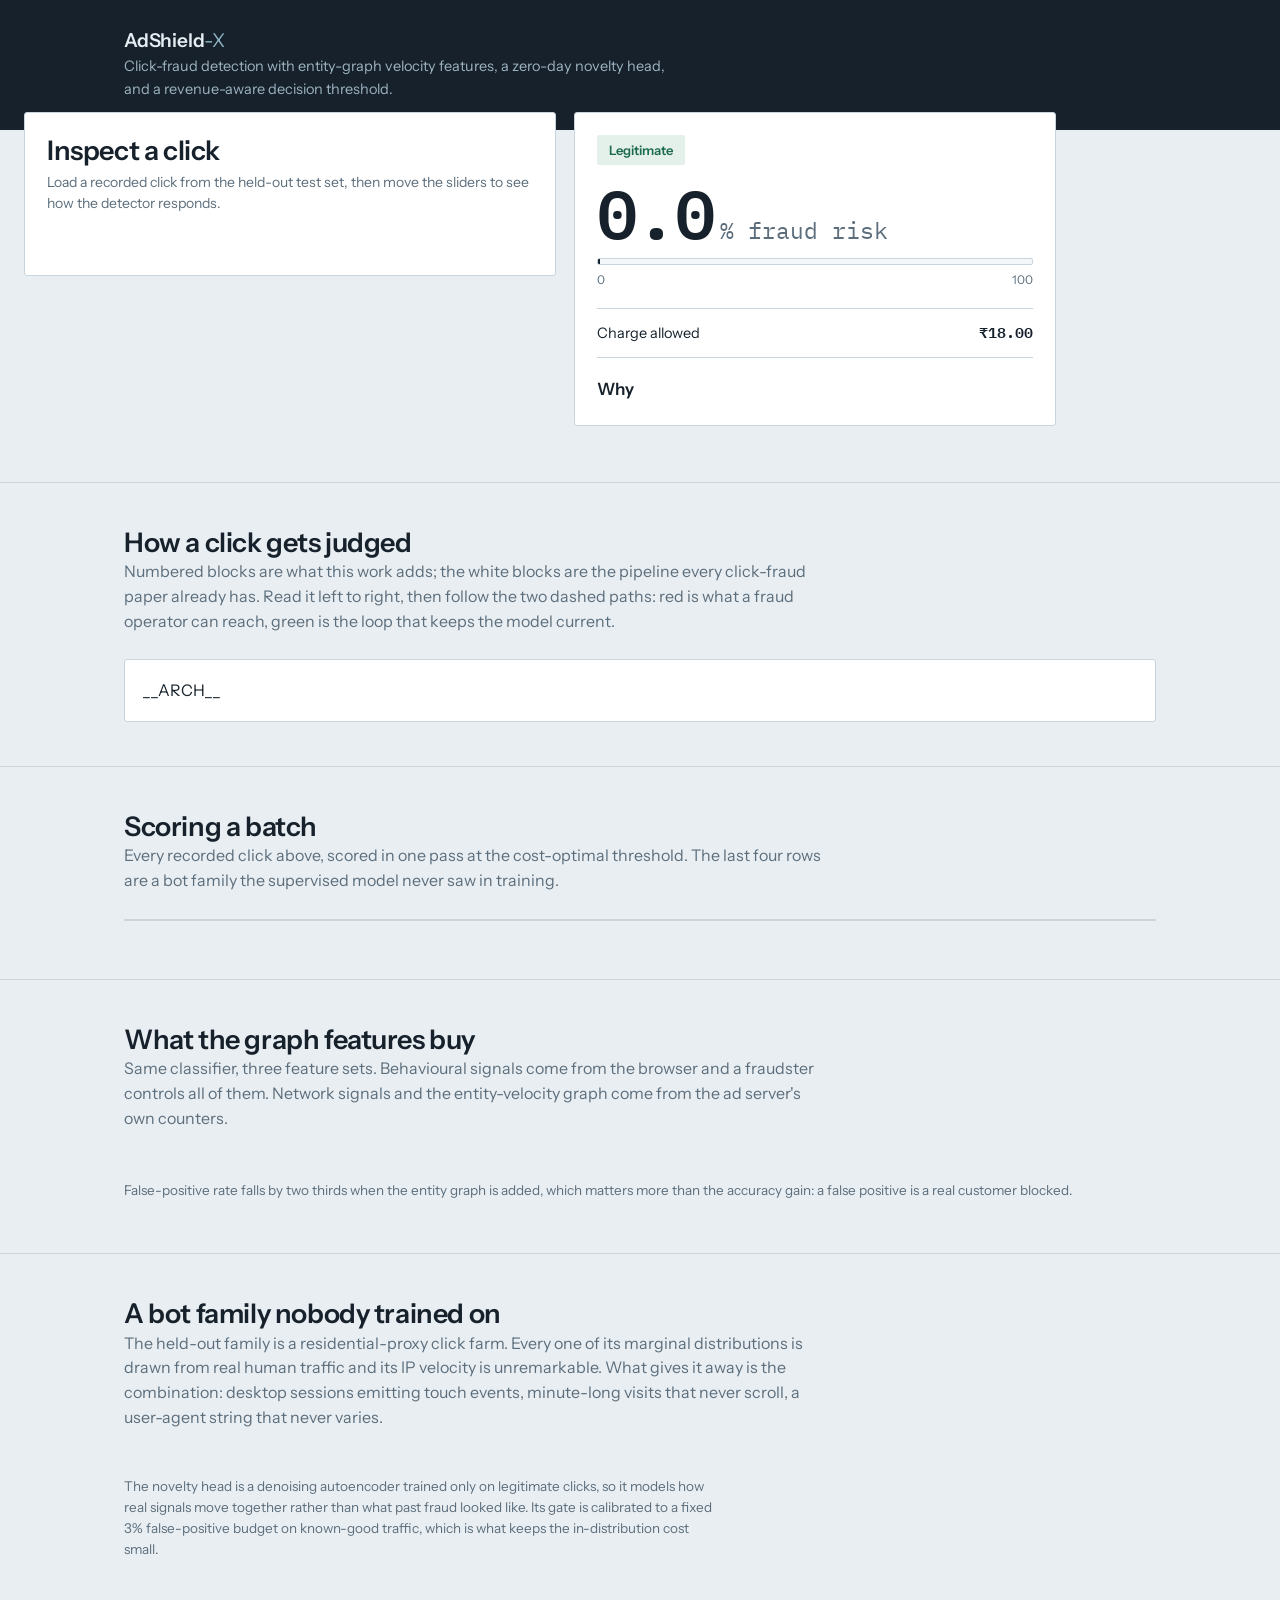
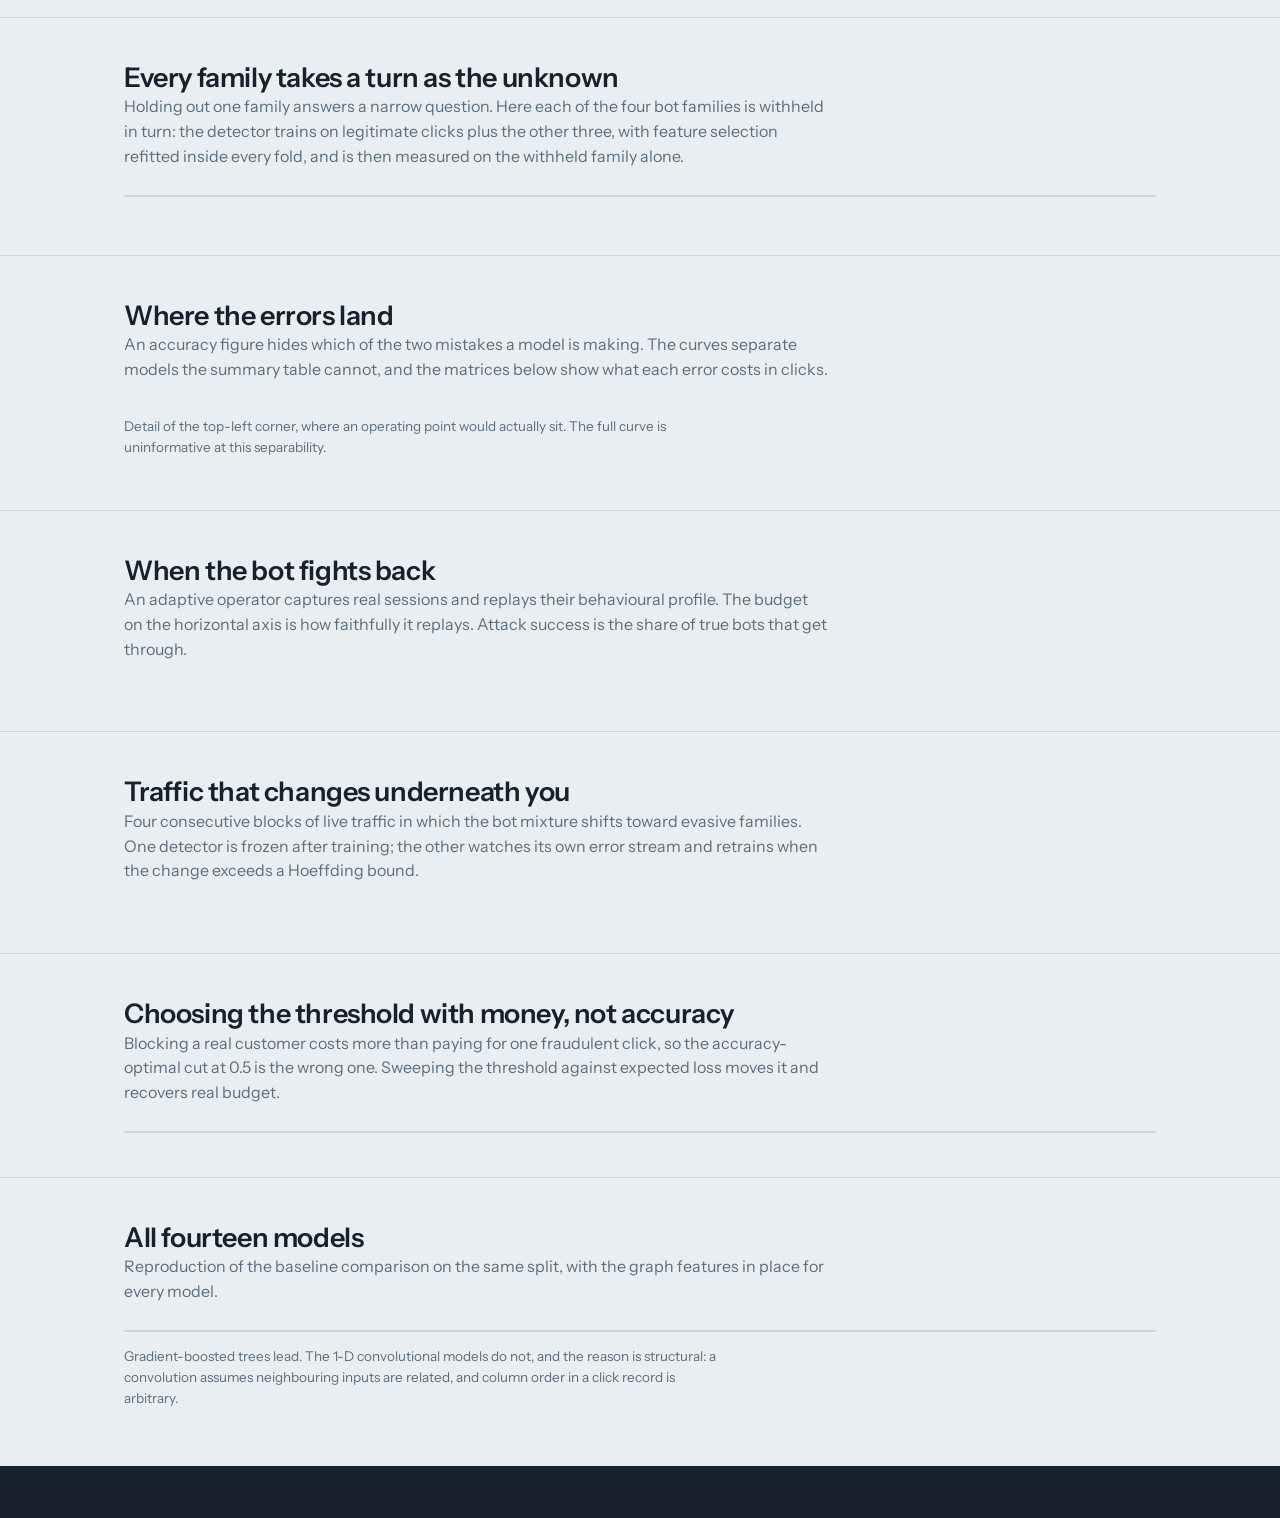
<file: demo_template.html>
<!DOCTYPE html>
<html lang="en">
<head>
<meta charset="utf-8">
<meta name="viewport" content="width=device-width, initial-scale=1">
<title>AdShield-X — click inspector</title>
<link rel="preconnect" href="https://fonts.googleapis.com">
<link rel="preconnect" href="https://fonts.gstatic.com" crossorigin>
<link href="https://fonts.googleapis.com/css2?family=Instrument+Sans:ital,wght@0,400;0,500;0,600;1,400&family=IBM+Plex+Mono:wght@400;500;600&display=swap" rel="stylesheet">
<style>
:root{
  --paper:#E9EEF2; --card:#FFFFFF; --ink:#16212B; --muted:#5C6E7C;
  --rule:#C9D4DC; --soft:#F3F7F9;
  --fraud:#9E2B25; --clean:#1D6B4F; --watch:#A66A11; --accent:#23566E;
  --fraud-bg:#F7E8E7; --clean-bg:#E4F0EA; --watch-bg:#F8EFDF;
}
*{box-sizing:border-box}
html{-webkit-text-size-adjust:100%}
body{
  margin:0; background:var(--paper); color:var(--ink);
  font-family:"Instrument Sans",-apple-system,BlinkMacSystemFont,"Segoe UI",sans-serif;
  font-size:16px; line-height:1.55;
}
.mono{font-family:"IBM Plex Mono",ui-monospace,SFMono-Regular,Menlo,monospace;
  font-variant-numeric:tabular-nums;}
.wrap{max-width:1080px;margin:0 auto;padding:0 24px}
h1,h2,h3{margin:0;font-weight:600;letter-spacing:-.015em}
h1{font-size:clamp(28px,4.4vw,44px);line-height:1.1}
h2{font-size:clamp(21px,2.6vw,27px);line-height:1.2}
h3{font-size:17px}
p{margin:0 0 1em}
a{color:var(--accent)}

/* ---------- masthead ---------- */
header{background:var(--ink);color:#E6EDF2;padding:26px 0 30px}
header .wrap{display:flex;flex-wrap:wrap;gap:18px;align-items:baseline;
  justify-content:space-between}
.brand{font-size:19px;font-weight:600;letter-spacing:-.01em}
.brand span{color:#8FB3C4;font-weight:400}
.sub{color:#9DB3C1;font-size:14.5px;max-width:56ch}

/* ---------- inspector ---------- */
.inspector{margin:-18px 0 0;padding-bottom:56px}
.panel{background:var(--card);border:1px solid var(--rule);border-radius:3px}
.grid{display:grid;grid-template-columns:1.05fr .95fr;gap:18px;align-items:start}
@media(max-width:860px){.grid{grid-template-columns:1fr}}

.controls{padding:22px}
.controls h2{margin-bottom:4px}
.hint{color:var(--muted);font-size:14px;margin-bottom:18px}
.replay{display:flex;flex-wrap:wrap;gap:7px;margin-bottom:20px}
.chip{border:1px solid var(--rule);background:var(--soft);color:var(--ink);
  padding:6px 11px;border-radius:2px;font-size:13.5px;cursor:pointer;
  font-family:inherit;transition:background .12s,border-color .12s}
.chip:hover{background:#E7EEF2}
.chip[aria-pressed="true"]{background:var(--accent);border-color:var(--accent);color:#fff}
.chip:focus-visible{outline:2px solid var(--accent);outline-offset:2px}

.slider{margin-bottom:15px}
.slider label{display:flex;justify-content:space-between;align-items:baseline;
  font-size:14px;gap:12px;margin-bottom:5px}
.slider .val{font-size:13.5px;color:var(--accent)}
input[type=range]{width:100%;accent-color:var(--accent);height:22px}

/* ---------- verdict ---------- */
.verdict{padding:22px;position:sticky;top:16px}
.stamp{display:inline-block;padding:5px 12px;border-radius:2px;font-size:13px;
  font-weight:600;margin-bottom:14px}
.stamp.f{background:var(--fraud-bg);color:var(--fraud)}
.stamp.c{background:var(--clean-bg);color:var(--clean)}
.stamp.w{background:var(--watch-bg);color:var(--watch)}
.score{font-size:clamp(46px,9vw,68px);line-height:.95;font-weight:600;
  letter-spacing:-.03em}
.score small{font-size:.34em;font-weight:400;color:var(--muted);
  letter-spacing:0;margin-left:6px}
.meter{height:7px;background:var(--soft);border:1px solid var(--rule);
  margin:14px 0 6px;position:relative;border-radius:2px;overflow:hidden}
.meter i{display:block;height:100%;background:var(--accent);transition:width .18s}
.meter u{position:absolute;top:-4px;bottom:-4px;width:2px;background:var(--ink)}
.meterkey{display:flex;justify-content:space-between;font-size:12px;
  color:var(--muted);margin-bottom:18px}

.money{border-top:1px solid var(--rule);border-bottom:1px solid var(--rule);
  padding:13px 0;margin-bottom:18px;font-size:14.5px;display:flex;
  justify-content:space-between;gap:12px}
.money b{font-weight:600}

.reasons{list-style:none;margin:0;padding:0}
.reasons li{display:grid;grid-template-columns:1fr auto;gap:10px;
  padding:9px 0;border-bottom:1px solid var(--rule);font-size:14.5px}
.reasons li:last-child{border-bottom:0}
.reasons .why{color:var(--muted);font-size:13.5px;display:block}
.bar{width:74px;height:9px;background:var(--soft);border:1px solid var(--rule);
  align-self:center;position:relative}
.bar i{position:absolute;top:0;bottom:0;left:50%;background:var(--fraud)}
.bar i.neg{background:var(--clean)}

.escalated{background:var(--watch-bg);border:1px solid #E2C48D;padding:11px 13px;
  font-size:13.5px;margin-bottom:16px;border-radius:2px}

/* ---------- evidence ---------- */
section{padding:44px 0;border-top:1px solid var(--rule)}
section .lede{color:var(--muted);max-width:64ch;margin-bottom:26px}
.cards{display:grid;grid-template-columns:repeat(auto-fit,minmax(258px,1fr));gap:16px}
.stat{background:var(--card);border:1px solid var(--rule);padding:18px;border-radius:3px}
.stat .n{font-size:31px;font-weight:600;letter-spacing:-.02em;display:block;
  line-height:1.15}
.stat .k{font-size:14px;color:var(--muted);margin-top:5px}
.stat .d{font-size:13.5px;margin-top:9px;padding-top:9px;
  border-top:1px solid var(--rule);color:var(--muted)}

table{width:100%;border-collapse:collapse;font-size:14.5px;background:var(--card)}
th,td{text-align:left;padding:9px 11px;border-bottom:1px solid var(--rule)}
th{font-weight:600;font-size:13.5px;color:var(--muted);background:var(--soft)}
td.n,th.n{text-align:right;font-family:"IBM Plex Mono",monospace;
  font-variant-numeric:tabular-nums}
tr.best td{background:#EEF4F7}
.scroller{overflow-x:auto;border:1px solid var(--rule);border-radius:3px}
figure{margin:0 0 8px}
figcaption{font-size:13.5px;color:var(--muted);margin-top:8px}
svg{display:block;width:100%;height:auto}
.note{font-size:13.5px;color:var(--muted);max-width:66ch}
footer{background:var(--ink);color:#9DB3C1;padding:26px 0;font-size:13.5px}
footer a{color:#B9D3E0}
@media(prefers-reduced-motion:reduce){*{transition:none!important}}
</style>
</head>
<body>

<header>
  <div class="wrap">
    <div>
      <div class="brand">AdShield<span>-X</span></div>
      <div class="sub">Click-fraud detection with entity-graph velocity features,
        a zero-day novelty head, and a revenue-aware decision threshold.</div>
    </div>
    <div class="sub mono" id="hdrstat"></div>
  </div>
</header>

<div class="wrap inspector">
  <div class="grid">
    <div class="panel controls">
      <h2>Inspect a click</h2>
      <p class="hint">Load a recorded click from the held-out test set, then move
        the sliders to see how the detector responds.</p>
      <div class="replay" id="replay"></div>

      <div id="sliders"></div>
      <p class="note" id="rawline"></p>
    </div>

    <div class="panel verdict">
      <div id="stamp" class="stamp c">Legitimate</div>
      <div class="score mono"><span id="pct">0.0</span><small>% fraud risk</small></div>

      <div class="meter"><i id="fill" style="width:0%"></i><u id="mark"></u></div>
      <div class="meterkey"><span>0</span>
        <span id="thrlabel" class="mono"></span><span>100</span></div>

      <div id="escbox"></div>

      <div class="money">
        <span id="moneylabel">Charge allowed</span>
        <b class="mono" id="moneyval">₹18.00</b>
      </div>

      <h3>Why</h3>
      <ul class="reasons" id="reasons"></ul>
    </div>
  </div>
</div>


<section id="arch">
  <div class="wrap">
    <h2>How a click gets judged</h2>
    <p class="lede">Numbered blocks are what this work adds; the white blocks are
      the pipeline every click-fraud paper already has. Read it left to right,
      then follow the two dashed paths: red is what a fraud operator can reach,
      green is the loop that keeps the model current.</p>
    <div class="panel" style="padding:18px" id="archbox">__ARCH__</div>
  </div>
</section>

<section id="ledger">
  <div class="wrap">
    <h2>Scoring a batch</h2>
    <p class="lede">Every recorded click above, scored in one pass at the
      cost-optimal threshold. The last four rows are a bot family the supervised
      model never saw in training.</p>
    <div class="scroller"><table id="ledgertab"></table></div>
    <p class="note" style="margin-top:12px" id="ledgersum"></p>
  </div>
</section>

<section id="ablation">
  <div class="wrap">
    <h2>What the graph features buy</h2>
    <p class="lede">Same classifier, three feature sets. Behavioural signals come
      from the browser and a fraudster controls all of them. Network signals and
      the entity-velocity graph come from the ad server's own counters.</p>
    <div class="cards" id="ablcards"></div>
    <figure style="margin-top:24px"><div id="ablchart"></div>
      <figcaption>False-positive rate falls by two thirds when the entity graph
        is added, which matters more than the accuracy gain: a false positive is
        a real customer blocked.</figcaption></figure>
  </div>
</section>

<section id="zeroday">
  <div class="wrap">
    <h2>A bot family nobody trained on</h2>
    <p class="lede">The held-out family is a residential-proxy click farm. Every
      one of its marginal distributions is drawn from real human traffic and its
      IP velocity is unremarkable. What gives it away is the combination:
      desktop sessions emitting touch events, minute-long visits that never
      scroll, a user-agent string that never varies.</p>
    <div class="cards" id="zdcards"></div>
    <p class="note" style="margin-top:20px">The novelty head is a denoising
      autoencoder trained only on legitimate clicks, so it models how real
      signals move together rather than what past fraud looked like. Its gate is
      calibrated to a fixed 3% false-positive budget on known-good traffic,
      which is what keeps the in-distribution cost small.</p>
  </div>
</section>


<section id="lofo">
  <div class="wrap">
    <h2>Every family takes a turn as the unknown</h2>
    <p class="lede">Holding out one family answers a narrow question. Here each of
      the four bot families is withheld in turn: the detector trains on legitimate
      clicks plus the other three, with feature selection refitted inside every
      fold, and is then measured on the withheld family alone.</p>
    <div class="scroller"><table id="lofotab"></table></div>
    <p class="note" style="margin-top:14px" id="lofonote"></p>
  </div>
</section>

<section id="roc">
  <div class="wrap">
    <h2>Where the errors land</h2>
    <p class="lede">An accuracy figure hides which of the two mistakes a model is
      making. The curves separate models the summary table cannot, and the
      matrices below show what each error costs in clicks.</p>
    <div class="grid" style="grid-template-columns:1.15fr .85fr;gap:20px;align-items:start">
      <figure><div id="rocchart"></div>
        <figcaption>Detail of the top-left corner, where an operating point would
          actually sit. The full curve is uninformative at this separability.</figcaption></figure>
      <div id="cmbox"></div>
    </div>
  </div>
</section>

<section id="adv">
  <div class="wrap">
    <h2>When the bot fights back</h2>
    <p class="lede">An adaptive operator captures real sessions and replays their
      behavioural profile. The budget on the horizontal axis is how faithfully it
      replays. Attack success is the share of true bots that get through.</p>
    <figure><div id="advchart"></div>
      <figcaption id="advcap"></figcaption></figure>
  </div>
</section>

<section id="drift">
  <div class="wrap">
    <h2>Traffic that changes underneath you</h2>
    <p class="lede">Four consecutive blocks of live traffic in which the bot
      mixture shifts toward evasive families. One detector is frozen after
      training; the other watches its own error stream and retrains when the
      change exceeds a Hoeffding bound.</p>
    <figure><div id="driftchart"></div>
      <figcaption id="driftcap"></figcaption></figure>
  </div>
</section>

<section id="cost">
  <div class="wrap">
    <h2>Choosing the threshold with money, not accuracy</h2>
    <p class="lede">Blocking a real customer costs more than paying for one
      fraudulent click, so the accuracy-optimal cut at 0.5 is the wrong one.
      Sweeping the threshold against expected loss moves it and recovers real
      budget.</p>
    <figure><div id="costchart"></div>
      <figcaption id="costcap"></figcaption></figure>
    <div class="scroller" style="margin-top:22px"><table id="costtab"></table></div>
  </div>
</section>

<section id="models">
  <div class="wrap">
    <h2>All fourteen models</h2>
    <p class="lede">Reproduction of the baseline comparison on the same split,
      with the graph features in place for every model.</p>
    <div class="scroller"><table id="modeltab"></table></div>
    <p class="note" style="margin-top:14px">Gradient-boosted trees lead. The
      1-D convolutional models do not, and the reason is structural: a
      convolution assumes neighbouring inputs are related, and column order in a
      click record is arbitrary.</p>
  </div>
</section>

<footer>
  <div class="wrap">
    <div id="foot"></div>
  </div>
</footer>

<script id="payload" type="application/json">__DATA__</script>
<script>
const D = JSON.parse(document.getElementById('payload').textContent);
const M = D.model, R = D.results;
const CPC = 18.0, MULT = 6.0;

/* ---------------- scoring ---------------- */
function zvec(x){ return x.map((v,i)=>(v-M.mean[i])/M.scale[i]); }
function score(x){                      // x already standardised
  let z = M.intercept;
  for(let i=0;i<x.length;i++) z += M.coef[i]*x[i];
  return 1/(1+Math.exp(-z));
}
function contribs(x){
  return M.coef.map((c,i)=>({f:M.features[i], v:c*x[i]}))
               .sort((a,b)=>Math.abs(b.v)-Math.abs(a.v));
}
const PHRASE = {
 mouse_move_events:["Pointer activity","almost no pointer movement recorded"],
 touch_events:["Touch activity","touch events on a device that should not have them"],
 scroll_depth_pct:["Scroll behaviour","the page was never scrolled below the fold"],
 session_duration:["Session length","the session ended almost immediately"],
 keystrokes:["Keyboard activity","no keyboard interaction at all"],
 avg_click_interval_ms:["Click cadence","unnaturally fast click cadence"],
 click_interval_std_ms:["Timing regularity","clicks arrive at machine-regular intervals"],
 time_to_first_click_ms:["Time to first click","clicked before a person could read the page"],
 ua_entropy:["User-agent profile","low-entropy, templated user agent"],
 ip_clicks_1h:["IP velocity","abnormal click volume from this IP in one hour"],
 conversion_rate_pub:["Publisher quality","this publisher converts far below network norm"],
 ip_click_velocity_1h:["IP velocity","abnormal click volume from this IP in one hour"],
 ip_unique_pub_24h:["IP fan-out","the same IP is clicking across many publishers"],
 ip_burstiness:["Burst pattern","clicks arrive in tight machine bursts"],
 dev_click_velocity_1h:["Device velocity","one device generating excessive clicks"],
 dev_unique_ip_24h:["Device and IP churn","one device rotating through many IPs"],
 pub_click_velocity_1h:["Publisher volume","a traffic spike on this publisher"],
 pub_unique_ip_ratio_24h:["Audience diversity","implausibly low audience diversity"],
 pub_ip_concentration:["Traffic concentration","publisher traffic sits on very few IPs"],
 entity_degree_score:["Network density","the click sits in a dense IP and device cluster"],
 time_on_ad:["Dwell time","near-zero dwell time on the creative"],
 pages_viewed:["Pages seen","page depth inconsistent with the visit length"],
 clicks_in_session:["Clicks per visit","more clicks than a visit of this length warrants"],
 hour_of_day:["Time of day","clicked in a window with almost no human traffic"],
 bounce:["Engagement","immediate bounce after the click"],
 js_enabled:["Client capability","JavaScript disabled or stubbed"],
 cookie_enabled:["Client capability","cookies rejected"]
};
const inv = new Set(["ip_click_velocity_1h","ip_unique_pub_24h","ip_burstiness",
  "dev_click_velocity_1h","dev_unique_ip_24h","pub_click_velocity_1h",
  "pub_unique_ip_ratio_24h","pub_ip_concentration","entity_degree_score",
  "ip_clicks_1h","conversion_rate_pub"]);

/* ---------------- inspector state ---------------- */
const SLIDERS = ["mouse_move_events","click_interval_std_ms","scroll_depth_pct",
                 "ua_entropy","ip_click_velocity_1h","dev_unique_ip_24h"];
const SLABEL = {mouse_move_events:"Pointer moves",
  click_interval_std_ms:"Click-timing spread", scroll_depth_pct:"Scroll depth",
  ua_entropy:"User-agent entropy", ip_click_velocity_1h:"Clicks from this IP, 1h",
  dev_unique_ip_24h:"IPs used by this device, 24h"};
let cur = null, curSample = null;

function makeSliders(){
  const box = document.getElementById('sliders');
  box.innerHTML = SLIDERS.map(f=>{
    const i = M.features.indexOf(f);
    if(i<0) return '';
    return `<div class="slider"><label for="s${i}"><span>${SLABEL[f]}</span>
      <span class="val mono" id="v${i}">0.00</span></label>
      <input type="range" id="s${i}" data-i="${i}" min="-2.5" max="4" step="0.05"></div>`;
  }).join('');
  box.querySelectorAll('input').forEach(el=>el.addEventListener('input',e=>{
    cur[+e.target.dataset.i] = +e.target.value;
    curSample = null;
    document.querySelectorAll('#replay .chip').forEach(c=>c.setAttribute('aria-pressed','false'));
    render();
  }));
}
function syncSliders(){
  SLIDERS.forEach(f=>{
    const i = M.features.indexOf(f); if(i<0) return;
    const el=document.getElementById('s'+i); if(!el) return;
    el.value = Math.max(-2.5, Math.min(4, cur[i]));
    document.getElementById('v'+i).textContent = cur[i].toFixed(2)+"σ";
  });
}

function load(k){
  const s = M.samples[k];
  cur = s.x.slice(); curSample = s;
  document.querySelectorAll('#replay .chip').forEach((c,j)=>
    c.setAttribute('aria-pressed', j===k ? 'true':'false'));
  syncSliders(); render();
}

function render(){
  const p = score(cur);
  const thr = M.threshold;
  const esc = curSample && curSample.novelty!==undefined
              && curSample.novelty > M.novelty_cut && p < 0.55;
  const pe = esc ? Math.max(p, 0.55) : p;
  const fraud = pe >= thr;

  document.getElementById('pct').textContent = (pe*100).toFixed(1);
  document.getElementById('fill').style.width = (pe*100).toFixed(1)+'%';
  document.getElementById('mark').style.left = (thr*100).toFixed(1)+'%';
  document.getElementById('thrlabel').textContent = 'block above '+thr.toFixed(2);

  const st = document.getElementById('stamp');
  if(fraud){ st.className='stamp f'; st.textContent='Invalid click — do not charge'; }
  else if(pe>thr-0.18){ st.className='stamp w'; st.textContent='Watchlist'; }
  else { st.className='stamp c'; st.textContent='Legitimate — charge allowed'; }

  document.getElementById('escbox').innerHTML = esc
    ? `<div class="escalated">The supervised model scored this
       ${(p*100).toFixed(1)}% and would have let it through. The
       legitimate-behaviour autoencoder reconstructs it badly
       (${curSample.novelty.toFixed(3)} against a
       ${M.novelty_cut.toFixed(3)} gate), so the cascade escalated it.</div>` : '';

  const ml = document.getElementById('moneylabel');
  const mv = document.getElementById('moneyval');
  if(fraud){ ml.textContent='Charge blocked, budget kept';
             mv.textContent='₹'+CPC.toFixed(2); mv.style.color='var(--clean)'; }
  else { ml.textContent='Charge allowed to the advertiser';
         mv.textContent='−₹'+CPC.toFixed(2); mv.style.color='var(--ink)'; }

  const cs = contribs(cur).slice(0,5);
  const mx = Math.max(...cs.map(c=>Math.abs(c.v)),1e-6);
  document.getElementById('reasons').innerHTML = cs.map(c=>{
    const ph = PHRASE[c.f] || [c.f.replace(/_/g,' '), 'unusual '+c.f.replace(/_/g,' ')];
    const w = Math.abs(c.v)/mx*36;
    const neg = c.v<0;
    return `<li><span>${ph[0]}<span class="why">${neg?'consistent with a real visitor':ph[1]}</span></span>
      <span class="bar"><i class="${neg?'neg':''}" style="width:${w.toFixed(1)}px;
        ${neg?`right:50%;left:auto`:`left:50%`}"></i></span></li>`;
  }).join('');

  document.getElementById('rawline').textContent = curSample
    ? `Recorded click · ${curSample.raw.device_type} · ${curSample.raw.browser} on ${curSample.raw.os} · ground truth: ${curSample.label}`
    : 'Adjusted click · no ground-truth label';
}

/* ---------------- replay chips ---------------- */
const FAMLABEL = {human:'Real visitor', crude:'Crude bot', jittered:'Jittered bot',
                  mimicry:'Mimicry bot', proxy_farm:'Proxy farm (unseen)'};
(function(){
  const seen = {};
  document.getElementById('replay').innerHTML = M.samples.map((s,i)=>{
    seen[s.family]=(seen[s.family]||0)+1;
    return `<button class="chip" aria-pressed="false" data-k="${i}">${FAMLABEL[s.family]} ${seen[s.family]}</button>`;
  }).join('');
  document.querySelectorAll('#replay .chip').forEach(b=>
    b.addEventListener('click',()=>load(+b.dataset.k)));
  makeSliders(); load(0);
})();

/* ---------------- ledger ---------------- */
(function(){
  let blocked=0, allowed=0, caught=0, missed=0, fp=0;
  const rows = M.samples.map(s=>{
    const p = score(s.x);
    const esc = s.novelty!==undefined && s.novelty>M.novelty_cut && p<0.55;
    const pe = esc?Math.max(p,0.55):p;
    const f = pe>=M.threshold;
    const bot = s.label==='Bot';
    if(f){blocked++; if(bot)caught++; else fp++;} else {allowed++; if(bot)missed++;}
    return `<tr><td>${FAMLABEL[s.family]}</td><td>${s.label}</td>
      <td class="n">${(p*100).toFixed(1)}</td>
      <td>${esc?'autoencoder':'—'}</td>
      <td style="color:${f?'var(--fraud)':'var(--clean)'}">${f?'Blocked':'Allowed'}</td>
      <td class="n">${f?'+':'−'}₹${CPC.toFixed(2)}</td></tr>`;
  }).join('');
  document.getElementById('ledgertab').innerHTML =
    `<thead><tr><th>Traffic source</th><th>Ground truth</th>
     <th class="n">Supervised %</th><th>Escalated by</th><th>Decision</th>
     <th class="n">Budget effect</th></tr></thead><tbody>${rows}</tbody>`;
  document.getElementById('ledgersum').textContent =
    `${blocked} blocked, ${allowed} allowed. ${caught} of ${caught+missed} bots caught, `+
    `${fp} legitimate clicks wrongly blocked, ₹${(blocked*CPC).toFixed(2)} of spend held back.`;
})();

/* ---------------- small chart helpers ---------------- */
function svg(w,h,inner){return `<svg viewBox="0 0 ${w} ${h}" role="img">${inner}</svg>`;}
function txt(x,y,s,o={}){return `<text x="${x}" y="${y}" font-size="${o.s||11}"
  fill="${o.c||'#5C6E7C'}" text-anchor="${o.a||'start'}"
  font-family="${o.m?'IBM Plex Mono, monospace':'Instrument Sans, sans-serif'}"
  font-weight="${o.w||400}">${s}</text>`;}

/* ablation */
(function(){
  const t = R.table2_evgf_ablation;
  const order = ["behaviour only","behaviour + network","full (+EVGF)"];
  const get = k => t.find(r=>r.Algorithm.includes(k));
  const rows = order.map(k=>({k, r:get(k)}));
  document.getElementById('ablcards').innerHTML = rows.map(({k,r})=>
    `<div class="stat"><span class="n mono">${r["F1-Score"].toFixed(2)}</span>
     <div class="k">F1 · ${k.replace('(+EVGF)','plus entity graph')}</div>
     <div class="d">Recall ${r.Recall.toFixed(2)}% · false positives ${r.FPR.toFixed(2)}%
     · ${r.FP} real visitors blocked</div></div>`).join('');

  const W=680,H=210,L=168,x0=L,x1=W-56;
  let s='';
  rows.forEach((o,i)=>{
    const y=42+i*54;
    const wf=(o.r["F1-Score"]-84)/(100-84)*(x1-x0);
    const wp=(o.r.FPR/4)*(x1-x0);
    s+=txt(L-10,y+10,o.k.replace('(+EVGF)','+ entity graph'),{a:'end',s:12.5,c:'#16212B'});
    s+=`<rect x="${x0}" y="${y}" width="${wf}" height="13" fill="#23566E"/>`;
    s+=txt(x0+wf+6,y+11,o.r["F1-Score"].toFixed(2),{m:1,s:11.5,c:'#23566E',w:500});
    s+=`<rect x="${x0}" y="${y+17}" width="${wp}" height="13" fill="#9E2B25" opacity=".8"/>`;
    s+=txt(x0+wp+6,y+28,o.r.FPR.toFixed(2)+'% blocked in error',{m:0,s:11.5,c:'#9E2B25'});
  });
  s+=txt(x0,196,'Upper bar: F1 score. Lower bar: false-positive rate.',{s:11.5});
  document.getElementById('ablchart').innerHTML = svg(W,H,s);
})();

/* zero-day cards */
(function(){
  const t=R.table3_zero_day, g=k=>t.find(r=>r.Algorithm===k);
  const sup=g("Supervised only - ZERO-DAY family"),
        cas=g("AdShield-X cascade - ZERO-DAY family"),
        ind=g("Supervised only - in-distribution"),
        cin=g("AdShield-X cascade - in-distribution");
  document.getElementById('zdcards').innerHTML = `
   <div class="stat"><span class="n mono" style="color:var(--fraud)">${sup.Recall.toFixed(2)}%</span>
     <div class="k">Recall, supervised model alone</div>
     <div class="d">${sup.FN.toLocaleString()} of ${(sup.FN+sup.TP).toLocaleString()} farm clicks
       waved through and charged to the advertiser.</div></div>
   <div class="stat"><span class="n mono" style="color:var(--clean)">${cas.Recall.toFixed(2)}%</span>
     <div class="k">Recall with the novelty head</div>
     <div class="d">Precision holds at ${cas.Precision.toFixed(2)}% on a family that
       contributed nothing to training.</div></div>
   <div class="stat"><span class="n mono">${(ind["F1-Score"]-cin["F1-Score"]).toFixed(2)}</span>
     <div class="k">F1 given up on ordinary traffic</div>
     <div class="d">${ind["F1-Score"].toFixed(2)} falls to ${cin["F1-Score"].toFixed(2)}.
       That is the whole price of the second head.</div></div>`;
})();

/* adversarial */
(function(){
  const t=R.table4_adversarial;
  const W=680,H=290,L=52,B=H-46,T=22,Rr=W-24;
  const xs=b=>L+(b/0.9)*(Rr-L), ys=v=>B-(v/100)*(B-T);
  let s=`<rect x="${L}" y="${T}" width="${Rr-L}" height="${B-T}" fill="#fff" stroke="#C9D4DC"/>`;
  [0,25,50,75,100].forEach(v=>{s+=`<line x1="${L}" y1="${ys(v)}" x2="${Rr}" y2="${ys(v)}" stroke="#E4EBEF"/>`+txt(L-8,ys(v)+4,v+'%',{a:'end',m:1,s:11});});
  t.forEach(r=>s+=txt(xs(r.attack_budget),B+18,r.attack_budget.toFixed(1),{a:'middle',m:1,s:11}));
  const series=[["ASR_behaviour_only_%","#9E2B25","behavioural features only"],
                ["ASR_plus_EVGF_%","#A66A11","plus entity-velocity graph"],
                ["ASR_plus_EVGF_advtrain_%","#1D6B4F","plus adversarial training"]];
  series.forEach(([k,c,lab],i)=>{
    const pts=t.map(r=>`${xs(r.attack_budget)},${ys(r[k])}`).join(' ');
    s+=`<polyline points="${pts}" fill="none" stroke="${c}" stroke-width="2.2"/>`;
    t.forEach(r=>s+=`<circle cx="${xs(r.attack_budget)}" cy="${ys(r[k])}" r="3.4" fill="${c}"/>`);
    const last=t[t.length-1];
    s+=txt(L+8,T+16+i*16,lab,{c,s:12,w:500});
    s+=txt(xs(last.attack_budget)-4,ys(last[k])-9,last[k].toFixed(1)+'%',{a:'end',m:1,s:11.5,c,w:600});
  });
  s+=txt((L+Rr)/2,H-8,'replay fidelity of the attacking bot',{a:'middle',s:11.5});
  document.getElementById('advchart').innerHTML=svg(W,H,s);
  const a=t[t.length-1];
  document.getElementById('advcap').textContent =
   `At full replay fidelity a behaviour-only detector lets ${a["ASR_behaviour_only_%"]}% of bots through. `+
   `The entity graph holds it to ${a["ASR_plus_EVGF_%"]}% because click velocity and publisher `+
   `concentration are the ad server's own counters, not something the browser can forge. `+
   `Adversarial training brings it to ${a["ASR_plus_EVGF_advtrain_%"]}%, costing `+
   `${(R.adversarial_clean_cost.clean_F1_plus_EVGF-R.adversarial_clean_cost.clean_F1_plus_EVGF_advtrain).toFixed(2)} F1 on clean traffic.`;
})();

/* drift */
(function(){
  const t=R.table6_drift;
  const W=680,H=270,L=52,B=H-46,T=22,Rr=W-24;
  const lo=70, xs=i=>L+(i/3)*(Rr-L), ys=v=>B-((v-lo)/(100-lo))*(B-T);
  let s=`<rect x="${L}" y="${T}" width="${Rr-L}" height="${B-T}" fill="#fff" stroke="#C9D4DC"/>`;
  [70,80,90,100].forEach(v=>{s+=`<line x1="${L}" y1="${ys(v)}" x2="${Rr}" y2="${ys(v)}" stroke="#E4EBEF"/>`+txt(L-8,ys(v)+4,v+'%',{a:'end',m:1,s:11});});
  const names=['mostly crude bots','shifting','mimicry dominant','proxy farm arrives'];
  t.forEach((r,i)=>s+=txt(xs(i),B+18,'block '+i,{a:'middle',m:1,s:11})
                    +txt(xs(i),B+31,names[i],{a:'middle',s:10.5}));
  [["accuracy_static_%","#9E2B25","frozen after training"],
   ["accuracy_adaptive_%","#1D6B4F","drift-monitored, self-retraining"]].forEach(([k,c,lab],i)=>{
    const pts=t.map((r,j)=>`${xs(j)},${ys(r[k])}`).join(' ');
    s+=`<polyline points="${pts}" fill="none" stroke="${c}" stroke-width="2.2"/>`;
    t.forEach((r,j)=>s+=`<circle cx="${xs(j)}" cy="${ys(r[k])}" r="3.4" fill="${c}"/>`);
    s+=txt(L+8,T+16+i*16,lab,{c,s:12,w:500});
  });
  const last=t[t.length-1];
  s+=txt(xs(3)-6,ys(last["accuracy_static_%"])+16,last["accuracy_static_%"]+'%',{a:'end',m:1,s:11.5,c:'#9E2B25',w:600});
  s+=txt(xs(3)-6,ys(last["accuracy_adaptive_%"])-9,last["accuracy_adaptive_%"]+'%',{a:'end',m:1,s:11.5,c:'#1D6B4F',w:600});
  document.getElementById('driftchart').innerHTML=svg(W,H,s);
  document.getElementById('driftcap').textContent =
    `The frozen detector loses ${(t[0]["accuracy_static_%"]-last["accuracy_static_%"]).toFixed(2)} `+
    `points of accuracy by the final block. The monitored one recovers `+
    `${(last["accuracy_adaptive_%"]-last["accuracy_static_%"]).toFixed(2)} of them, `+
    `retraining ${R.drift_retrain_points.length} time${R.drift_retrain_points.length===1?'':'s'} across the stream.`;
})();

/* cost */
(function(){
  const c=R.cost_curves["cpc18.0_m6.0"], t=R.table5_cost;
  const W=680,H=250,L=64,B=H-42,T=20,Rr=W-24;
  const mn=Math.min(...c.cost), mx=Math.max(...c.cost);
  const xs=v=>L+v*(Rr-L), ys=v=>B-((v-mn)/(mx-mn))*(B-T);
  let s=`<rect x="${L}" y="${T}" width="${Rr-L}" height="${B-T}" fill="#fff" stroke="#C9D4DC"/>`;
  const pts=c.t.map((v,i)=>`${xs(v)},${ys(c.cost[i])}`).join(' ');
  s+=`<polyline points="${pts}" fill="none" stroke="#23566E" stroke-width="2.2"/>`;
  const best=t[0].optimal_threshold, bi=c.t.reduce((a,v,i)=>Math.abs(v-best)<Math.abs(c.t[a]-best)?i:a,0);
  const hi=c.t.reduce((a,v,i)=>Math.abs(v-0.5)<Math.abs(c.t[a]-0.5)?i:a,0);
  s+=`<line x1="${xs(0.5)}" y1="${T}" x2="${xs(0.5)}" y2="${B}" stroke="#9E2B25" stroke-dasharray="4 3"/>`;
  s+=`<circle cx="${xs(0.5)}" cy="${ys(c.cost[hi])}" r="4.5" fill="#9E2B25"/>`;
  s+=`<line x1="${xs(best)}" y1="${T}" x2="${xs(best)}" y2="${B}" stroke="#1D6B4F" stroke-dasharray="4 3"/>`;
  s+=`<circle cx="${xs(best)}" cy="${ys(c.cost[bi])}" r="4.5" fill="#1D6B4F"/>`;
  s+=txt(xs(0.5)-8,T+14,'accuracy-style cut, 0.50',{a:'end',s:11.5,c:'#9E2B25'});
  s+=txt(xs(best)+8,T+14,'cost-optimal, '+best.toFixed(2),{s:11.5,c:'#1D6B4F'});
  [0,0.25,0.5,0.75,1].forEach(v=>s+=txt(xs(v),B+17,v.toFixed(2),{a:'middle',m:1,s:11}));
  s+=txt(L-8,ys(mn)+4,'₹'+mn.toFixed(2),{a:'end',m:1,s:11});
  s+=txt(L-8,ys(mx)+4,'₹'+mx.toFixed(2),{a:'end',m:1,s:11});
  s+=txt(8,(T+B)/2,'expected loss per click',{a:'middle',s:11.5}).replace('<text','<text transform="rotate(-90 12 '+((T+B)/2)+')"');
  document.getElementById('costchart').innerHTML=svg(W,H,s);
  document.getElementById('costcap').textContent =
    `At ₹${t[0].CPC_INR} per click, with a wrongly blocked customer costing `+
    `${t[0].false_block_multiplier}× the click price, the loss-minimising threshold is `+
    `${t[0].optimal_threshold} rather than 0.50, worth `+
    `₹${Number(t[0]["saving_per_million_clicks_INR"]).toLocaleString('en-IN')} per million clicks.`;
  document.getElementById('costtab').innerHTML =
    `<thead><tr><th class="n">CPC</th><th class="n">Cost of a wrong block</th>
      <th class="n">Best threshold</th><th class="n">Loss at 0.50</th>
      <th class="n">Loss at best</th><th class="n">Saved per 1M clicks</th></tr></thead><tbody>`+
    t.map(r=>`<tr><td class="n">₹${r.CPC_INR}</td>
      <td class="n">${r.false_block_multiplier}× CPC</td>
      <td class="n">${r.optimal_threshold}</td>
      <td class="n">₹${r["cost_per_click_at_0.5"].toFixed(3)}</td>
      <td class="n">₹${r.cost_per_click_at_opt.toFixed(3)}</td>
      <td class="n">₹${Number(r["saving_per_million_clicks_INR"]).toLocaleString('en-IN')}</td></tr>`).join('')
    +`</tbody>`;
})();

/* model table */
(function(){
  const t=R.table1_model_comparison;
  document.getElementById('modeltab').innerHTML =
    `<thead><tr><th>Algorithm</th><th class="n">Accuracy</th><th class="n">Precision</th>
     <th class="n">Recall</th><th class="n">F1</th><th class="n">ROC-AUC</th>
     <th class="n">False positives</th><th class="n">Train (s)</th></tr></thead><tbody>`+
    t.map((r,i)=>`<tr class="${i===0?'best':''}"><td>${r.Algorithm}</td>
      <td class="n">${r.Accuracy.toFixed(2)}</td><td class="n">${r.Precision.toFixed(2)}</td>
      <td class="n">${r.Recall.toFixed(2)}</td><td class="n">${r["F1-Score"].toFixed(2)}</td>
      <td class="n">${r["ROC-AUC"].toFixed(2)}</td><td class="n">${r.FPR.toFixed(2)}%</td>
      <td class="n">${r.TrainTime_s ?? '—'}</td></tr>`).join('')+`</tbody>`;
})();


/* leave-one-family-out */
(function(){
  const t = (R.table8_lofo||[]);
  if(!t.length){document.getElementById('lofo').style.display='none';return;}
  document.getElementById('lofotab').innerHTML =
   `<thead><tr><th>Withheld family</th><th class="n">Clicks</th>
     <th class="n">Supervised recall</th><th class="n">Cascade recall</th>
     <th class="n">Gain</th><th class="n">In-distribution F1</th></tr></thead><tbody>`+
   t.map(r=>{
     const g=r.cascade_recall-r.supervised_recall;
     return `<tr><td>${r.family_label}</td>
       <td class="n">${r.held_out_clicks.toLocaleString()}</td>
       <td class="n">${r.supervised_recall.toFixed(2)}%</td>
       <td class="n">${r.cascade_recall.toFixed(2)}%</td>
       <td class="n" style="color:${g>5?'var(--clean)':'var(--muted)'}">${g>0?'+':''}${g.toFixed(2)}</td>
       <td class="n">${r.in_dist_f1_supervised.toFixed(2)} → ${r.in_dist_f1_cascade.toFixed(2)}</td></tr>`;
   }).join('')+`</tbody>`;
  const ms=t.reduce((a,r)=>a+r.supervised_recall,0)/t.length;
  const mc=t.reduce((a,r)=>a+r.cascade_recall,0)/t.length;
  const big=t.filter(r=>r.cascade_recall-r.supervised_recall>5).map(r=>r.family_label.toLowerCase());
  document.getElementById('lofonote').textContent =
   `Mean recall on the unknown family rises from ${ms.toFixed(2)}% to ${mc.toFixed(2)}%, `+
   `a gain of ${(mc-ms).toFixed(2)} points. The gain is not evenly spread, and that is the `+
   `finding: the novelty head barely moves when the withheld family is a variation of ones `+
   `already seen, and carries the result when the withheld family is structurally different `+
   `(${big.join(', ')}). A second head buys protection against new kinds of fraud, not against `+
   `new instances of familiar fraud.`;
})();

/* ROC + confusion */
(function(){
  const roc=R.roc, cms=R.confusion;
  if(!roc){document.getElementById('roc').style.display='none';return;}
  const W=560,H=380,L=54,B=H-46,T=18,Rr=W-90;
  const XM=0.14, YMIN=0.80;                    // zoom on the useful corner
  const xs=v=>L+Math.min(v,XM)/XM*(Rr-L), ys=v=>B-(Math.max(v,YMIN)-YMIN)/(1-YMIN)*(B-T);
  let s=`<rect x="${L}" y="${T}" width="${Rr-L}" height="${B-T}" fill="#fff" stroke="#C9D4DC"/>`;
  [0.80,0.85,0.90,0.95,1.0].forEach(v=>{s+=`<line x1="${L}" y1="${ys(v)}" x2="${Rr}" y2="${ys(v)}" stroke="#E4EBEF"/>`+txt(L-8,ys(v)+4,v.toFixed(2),{a:'end',m:1,s:10.5});});
  [0,0.05,0.10].forEach(v=>{s+=`<line x1="${xs(v)}" y1="${T}" x2="${xs(v)}" y2="${B}" stroke="#E4EBEF"/>`+txt(xs(v),B+16,v.toFixed(2),{a:'middle',m:1,s:10.5});});
  const cols={"XGBoost":"#23566E","Random Forest":"#1D6B4F","Logistic Regression":"#A66A11","CNN+Attention":"#9E2B25"};
  Object.entries(roc).forEach(([k,v],i)=>{
    const pts=v.fpr.map((f,j)=>`${xs(f)},${ys(v.tpr[j])}`).join(' ');
    s+=`<polyline points="${pts}" fill="none" stroke="${cols[k]}" stroke-width="2"/>`;
    s+=txt(Rr+6,T+16+i*17,k,{c:cols[k],s:11.5,w:500});
    s+=txt(Rr+6,T+28+i*17,'AUC '+v.auc.toFixed(2),{c:cols[k],s:10.5,m:1});
  });
  s+=txt((L+Rr)/2,H-8,'false-positive rate',{a:'middle',s:11});
  document.getElementById('rocchart').innerHTML=svg(W,H,s);

  document.getElementById('cmbox').innerHTML = Object.entries(cms).slice(0,3).map(([k,c])=>{
    const tot=c.tn+c.fp+c.fn+c.tp;
    return `<div class="stat" style="margin-bottom:12px">
      <div class="k" style="margin:0 0 8px;color:var(--ink);font-weight:600">${k}
        <span style="font-weight:400;color:var(--muted)"> at ${c.threshold}</span></div>
      <table style="font-size:13px">
        <tr><td></td><th class="n">said legit</th><th class="n">said fraud</th></tr>
        <tr><th>really legit</th><td class="n">${c.tn.toLocaleString()}</td>
            <td class="n" style="color:var(--fraud)">${c.fp}</td></tr>
        <tr><th>really fraud</th><td class="n" style="color:var(--watch)">${c.fn}</td>
            <td class="n">${c.tp.toLocaleString()}</td></tr>
      </table>
      <div class="d" style="margin-top:8px">${c.fp} real visitors blocked, ${c.fn} bots billed,
        out of ${tot.toLocaleString()} clicks.</div></div>`;
  }).join('');
})();

/* header + footer */
(function(){
  const d=R.dataset, lat=R.table7_latency["CNN+Attention"][0];
  document.getElementById('hdrstat').innerHTML =
    `${d.rows.toLocaleString()} clicks · ${R.all_features.length} features, ${R.rfe_selected_features.length} kept<br>`+
    `4 bot families · 2% label noise`;
  document.getElementById('foot').innerHTML =
    `Scoring in this page runs a logistic surrogate distilled from the deployed
     random forest; it agrees with the full model on
     ${(M.surrogate_agreement*100).toFixed(2)}% of test clicks, which is what
     makes live scoring possible without a server. Every table and chart below
     the inspector is the real output of <span class="mono">run_pipeline.py</span>
     on a held-out 20% split. Clicks come from a behavioural simulator, not from
     production traffic, because the dataset in the source paper is licensed and
     unpublished; the same pipeline runs unchanged on a real CSV.`;
})();
</script>
</body>
</html>
</file>
